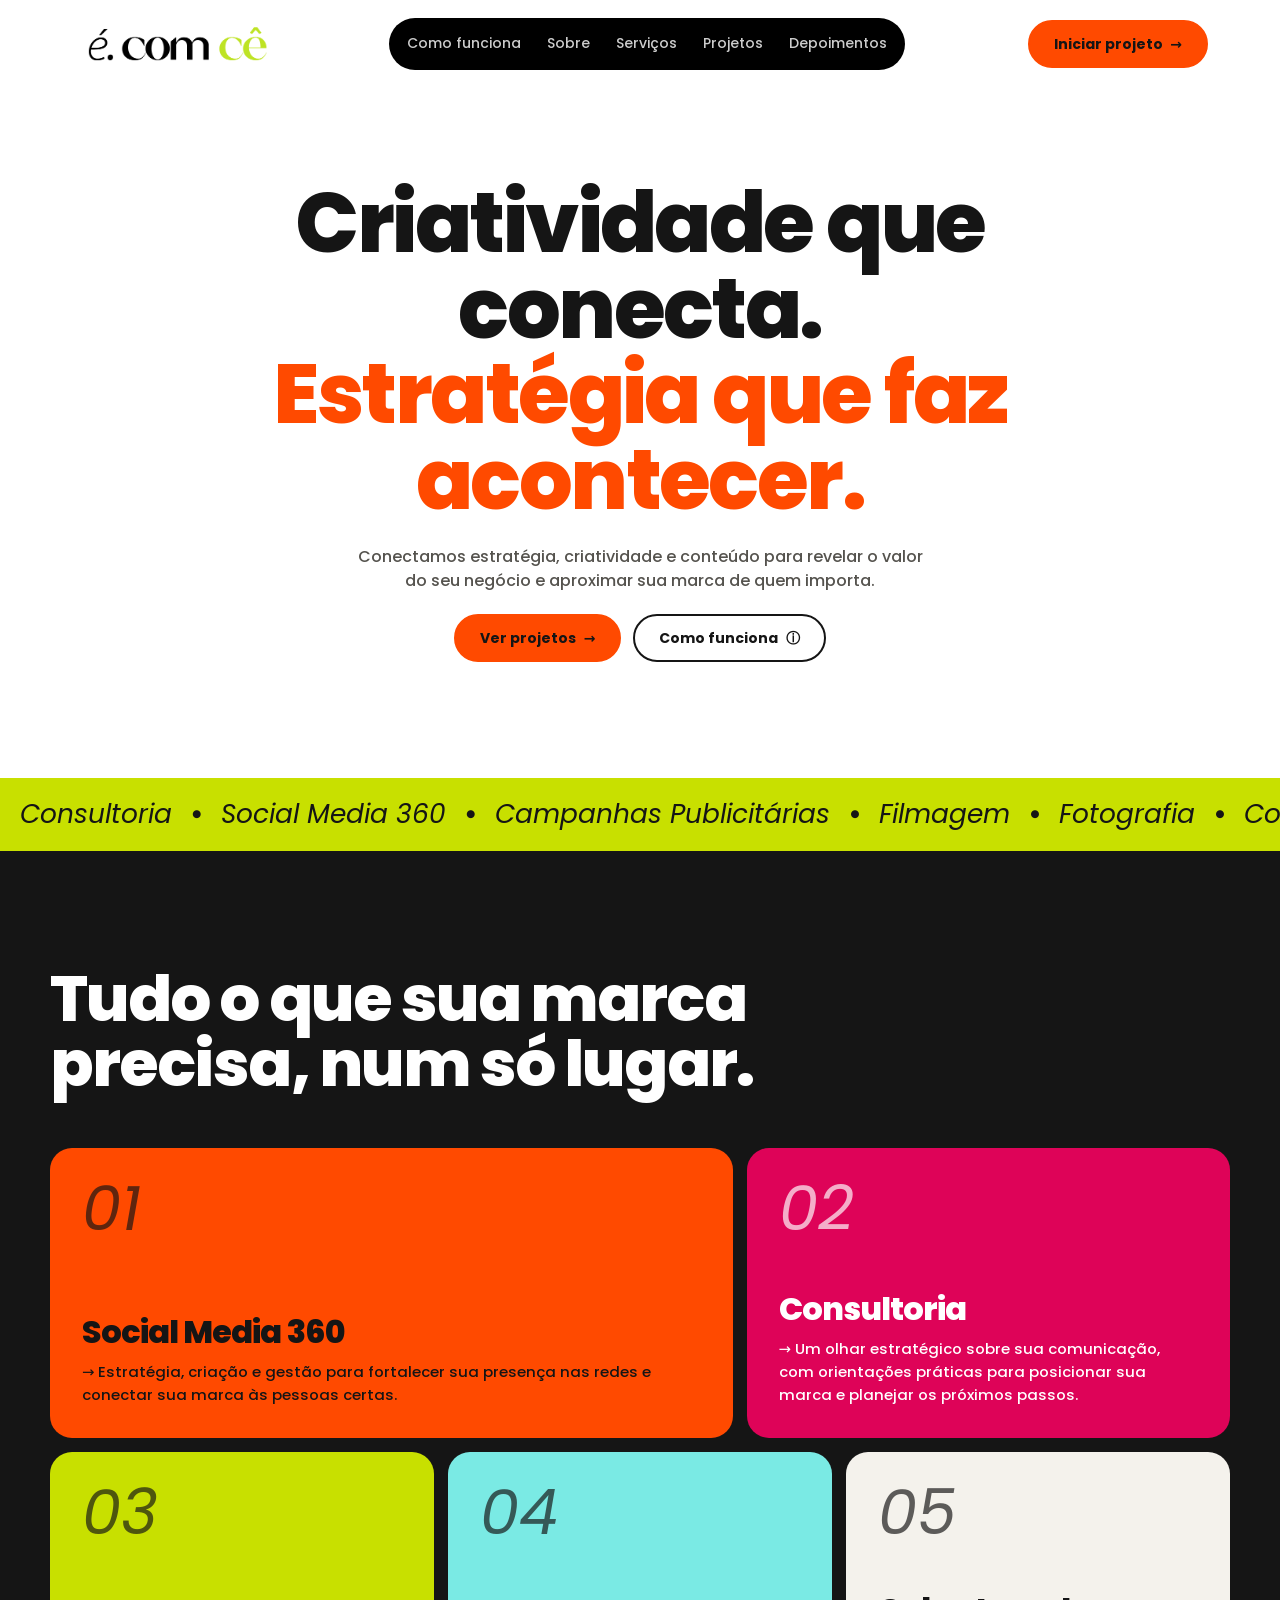
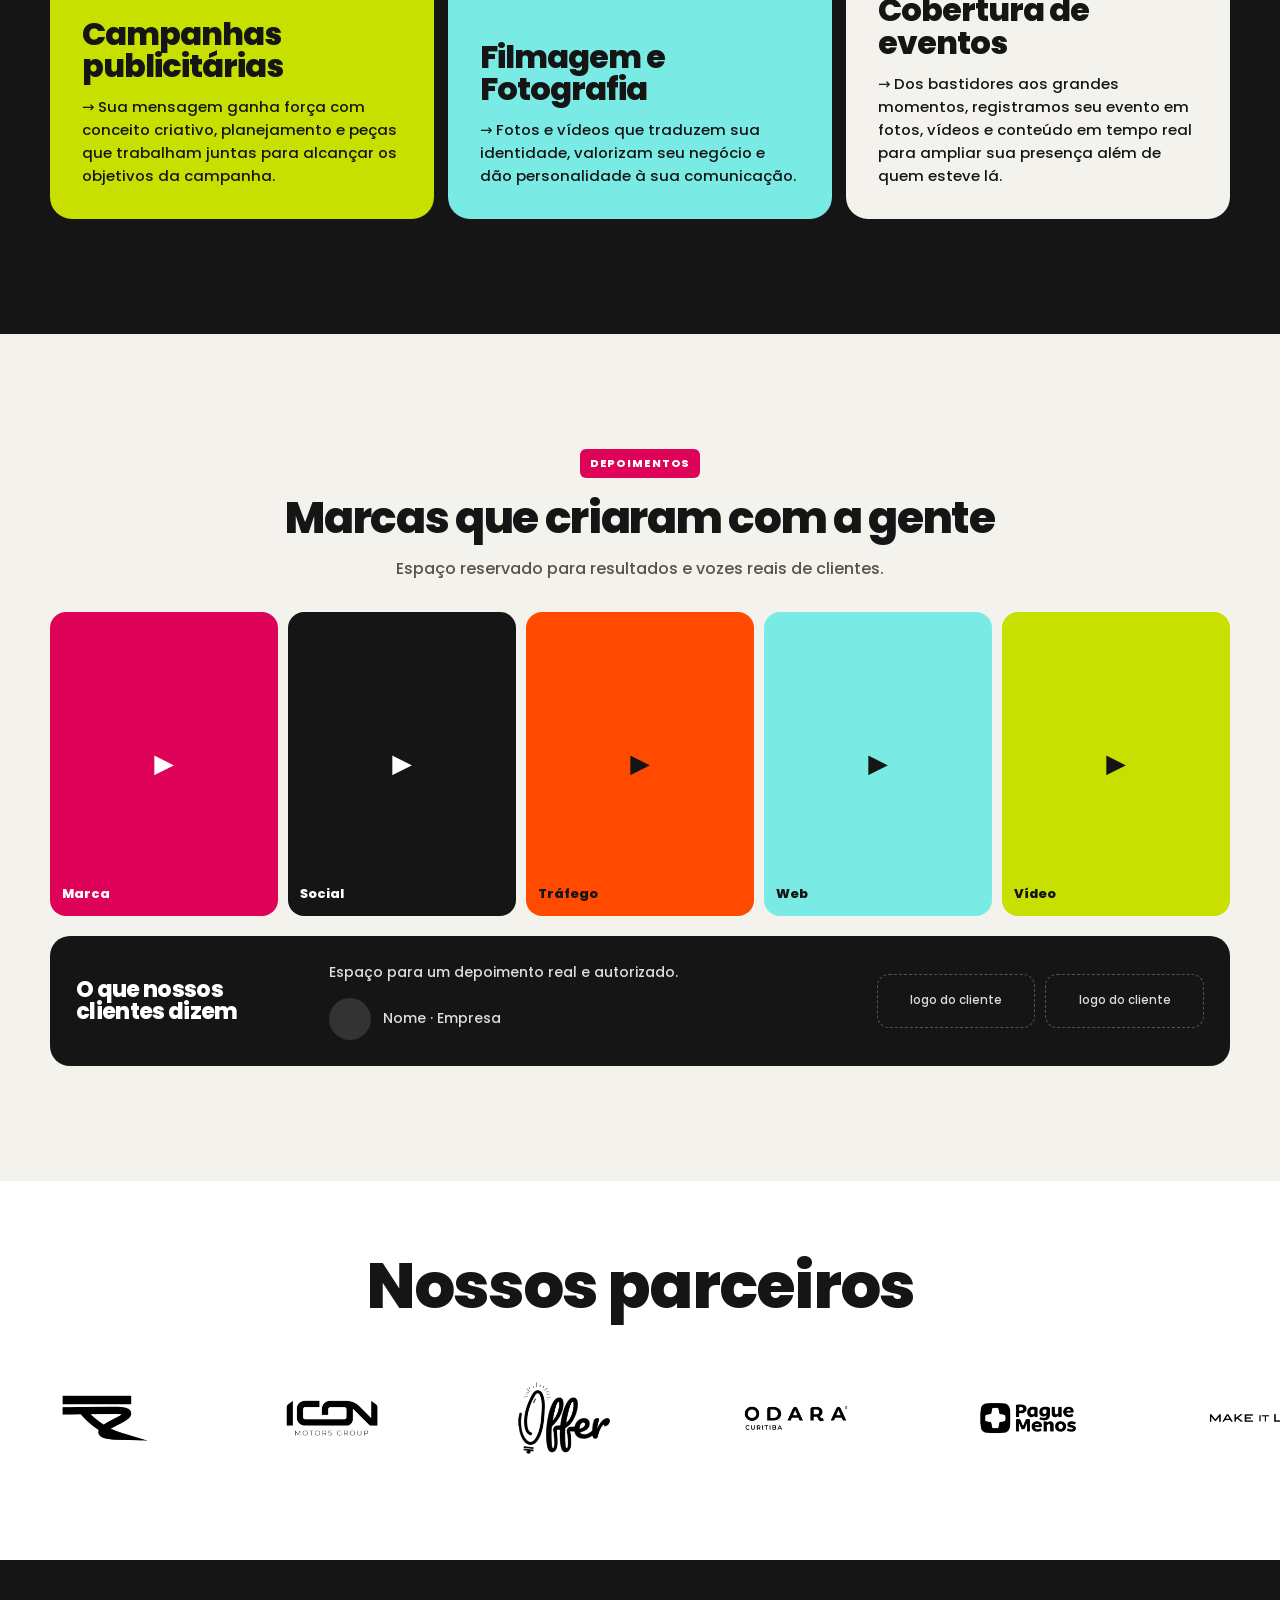
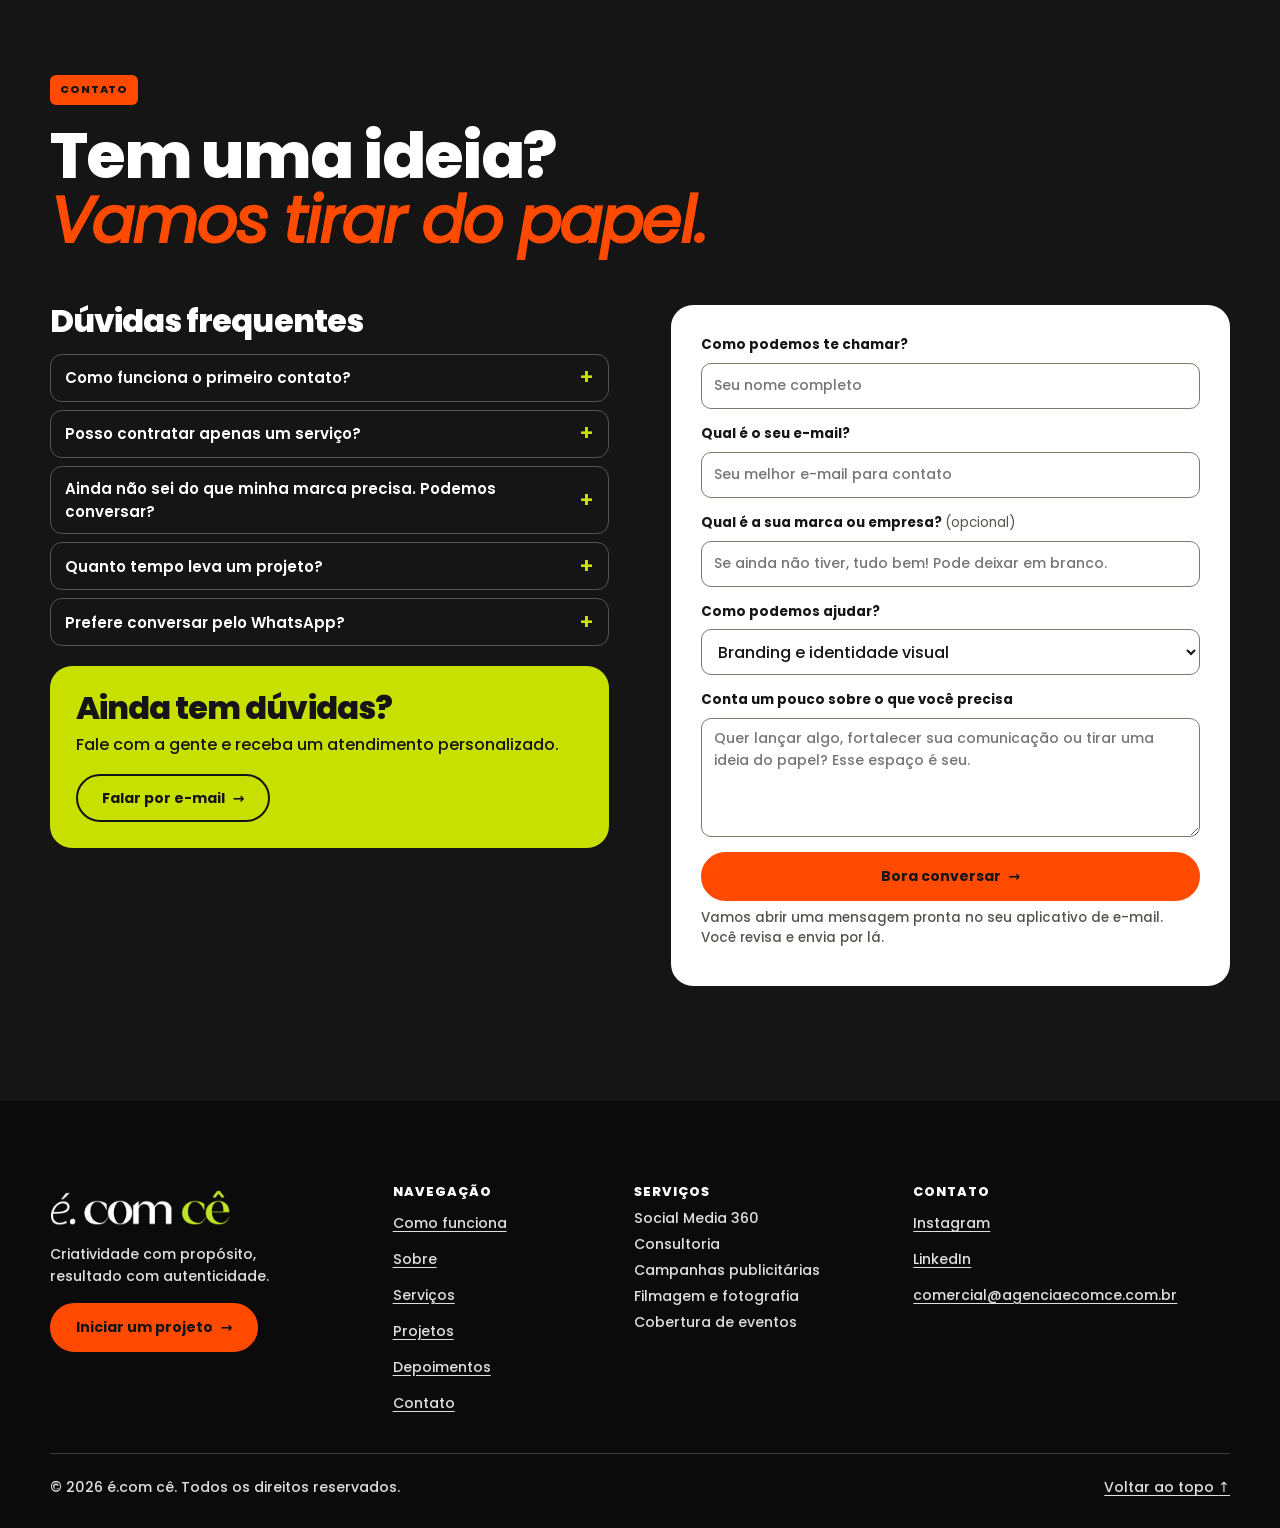
<file: index.html>
<!doctype html>
<html lang="pt-BR">
<head>
  <meta charset="utf-8">
  <meta name="viewport" content="width=device-width, initial-scale=1, viewport-fit=cover">
  <title>Agência É Com Cê - criativa de branding, marketing e web</title>
  <meta name="description" content="Agência criativa que conecta estratégia, design, comunicação e marketing digital para marcas que têm algo a dizer.">
  <meta property="og:title" content="é.com cê — Sua marca tem algo a dizer">
  <meta property="og:type" content="website">
  <meta property="og:description" content="Branding, social media, tráfego pago, web, design e audiovisual com estratégia antes da execução.">
  <link rel="icon" href="img/favicon.png" type="image/png">
  <link rel="stylesheet" href="css/style.css">
  <script src="js/script.js" defer></script>
</head>
<body>
  <a class="skip-link" href="#conteudo">Pular para o conteúdo</a>

  <header class="site-header">
    <div class="header-bar">
      <a class="brand" href="#inicio" aria-label="é.com cê — início">
        <span class="brand-mark" aria-hidden="true">
          <img class="brand-ink" src="img/logo-escura.png" alt="" width="1232" height="1231">
          <img class="brand-white" src="img/logo-clara.png" alt="" width="1232" height="1232">
        </span>
      </a>
      <button class="menu-toggle" type="button" aria-expanded="false" aria-controls="menu" hidden>
        <span class="menu-toggle-icon" aria-hidden="true"></span>
        <span class="sr-only">Abrir menu</span>
      </button>
      <nav class="site-nav" id="menu" aria-label="Principal">
        <a href="#como">Como funciona</a>
        <a href="./sobre/">Sobre</a>
        <a href="#servicos">Serviços</a>
        <a href="./projeto/">Projetos</a>
        <a href="#depoimentos">Depoimentos</a>
        <a class="button button-primary nav-contact-mobile" href="#contato">Iniciar projeto <span aria-hidden="true">→</span></a>
      </nav>
      <a class="button button-primary nav-contact-desktop" href="#contato">Iniciar projeto <span aria-hidden="true">→</span></a>
    </div>
  </header>

  <main id="conteudo" tabindex="-1">
    <section class="hero" id="inicio">
      <div class="container hero-content">
        <h1 class="hero-enter">Criatividade que conecta.<br><span>Estratégia que faz acontecer.</span></h1>
        <p class="section-copy hero-enter">Conectamos estratégia, criatividade e conteúdo para revelar o valor do seu negócio e aproximar sua marca de quem importa.</p>
        <div class="actions hero-enter">
          <a class="button button-primary" href="./projeto/">Ver projetos <span aria-hidden="true">→</span></a>
          <a class="button" href="#como">Como funciona <span aria-hidden="true">ⓘ</span></a>
        </div>
      </div>
    </section>

<div class="service-strip" aria-hidden="true">
      <div class="service-strip-track">
        <div class="service-strip-group">
          <span>Consultoria</span><span>Social Media 360</span><span>Campanhas Publicitárias</span>
          <span>Filmagem</span><span>Fotografia</span><span>Cobertura de Eventos</span>
        </div>
        <div class="service-strip-group service-strip-repeat">
          <span>Consultoria</span><span>Social Media 360</span><span>Campanhas Publicitárias</span>
          <span>Filmagem</span><span>Fotografia</span><span>Cobertura de Eventos</span>
        </div>
      </div>
    </div>

    <section class="section section-dark" id="servicos" data-theme="dark">
      <div class="container">
        <div class="section-intro" data-reveal>
          <h2>Tudo o que sua marca precisa, num só lugar.</h2>
        </div>
        <div class="service-grid">
          <article class="service-card" data-reveal>
            <span class="service-number" aria-hidden="true">01</span>
            <div><h3>Social Media 360</h3><p>Estratégia, criação e gestão para fortalecer sua presença nas redes e conectar sua marca às pessoas certas.</p></div>
          </article>
          <article class="service-card" data-reveal="2">
            <span class="service-number" aria-hidden="true">02</span>
            <div><h3>Consultoria</h3><p>Um olhar estratégico sobre sua comunicação, com orientações práticas para posicionar sua marca e planejar os próximos passos.</p></div>
          </article>
          <article class="service-card" data-reveal>
            <span class="service-number" aria-hidden="true">03</span>
            <div><h3>Campanhas publicitárias</h3><p>Sua mensagem ganha força com conceito criativo, planejamento e peças que trabalham juntas para alcançar os objetivos da campanha.</p></div>
          </article>
          <article class="service-card" data-reveal="2">
            <span class="service-number" aria-hidden="true">04</span>
            <div><h3>Filmagem e Fotografia</h3><p>Fotos e vídeos que traduzem sua identidade, valorizam seu negócio e dão personalidade à sua comunicação.</p></div>
          </article>
          <article class="service-card" data-reveal="3">
            <span class="service-number" aria-hidden="true">05</span>
            <div><h3>Cobertura de eventos</h3><p>Dos bastidores aos grandes momentos, registramos seu evento em fotos, vídeos e conteúdo em tempo real para ampliar sua presença além de quem esteve lá.</p></div>
          </article>
        </div>
      </div>
    </section>

    <section class="section section-paper testimonials" id="depoimentos">
      <div class="container">
        <div data-reveal>
          <p class="tag">Depoimentos</p>
          <h2>Marcas que criaram com a gente</h2>
          <p class="section-copy">Espaço reservado para resultados e vozes reais de clientes.</p>
        </div>
        <div class="testimonial-categories" id="projetos" data-reveal>
          <div>Marca</div><div>Social</div><div>Tráfego</div><div>Web</div><div>Vídeo</div>
        </div>
        <div class="testimonial-panel" data-reveal>
          <h3>O que nossos clientes dizem</h3>
          <div>
            <p>Espaço para um depoimento real e autorizado.</p>
            <p class="testimonial-author"><span aria-hidden="true"></span>Nome · Empresa</p>
          </div>
          <div class="testimonial-logos"><span>logo do cliente</span><span>logo do cliente</span></div>
        </div>
      </div>
    </section>

    <!-- Seção de pacotes reservada para reativação futura.
    <section class="section paths" id="caminhos">
      <div class="container">
        <div class="section-intro" data-reveal>
          <p class="tag tag-orange">Caminhos</p>
          <h2>Por onde começar</h2>
          <p class="section-copy">Três combinações para orientar a conversa. O escopo final é definido junto com você.</p>
        </div>
        <div class="path-grid">
          <article class="path-card" data-reveal>
            <h3>Marca</h3>
            <p>Para quem quer se posicionar.</p>
            <ul><li>Branding e identidade</li><li>Design gráfico</li><li>Direção de arte</li></ul>
            <a class="button" href="#contato">Conversar <span aria-hidden="true">→</span></a>
          </article>
          <article class="path-card path-featured" data-reveal="2">
            <span class="badge">Combinação sugerida</span>
            <h3>Conteúdo e campanhas</h3>
            <p>Para quem quer comunicar e gerar oportunidades.</p>
            <ul><li>Social media</li><li>Tráfego pago e criativos</li><li>Audiovisual</li></ul>
            <a class="button" href="#contato">Conversar <span aria-hidden="true">→</span></a>
          </article>
          <article class="path-card path-dark" data-reveal="3">
            <h3>Presença digital</h3>
            <p>Para quem precisa de um lugar na web.</p>
            <ul><li>Sites e landing pages</li><li>Páginas de campanha</li><li>Experiências responsivas</li></ul>
            <a class="button" href="#contato">Falar com o time <span aria-hidden="true">→</span></a>
          </article>
        </div>
      </div>
    </section>
    -->

    <section class="partner-section" aria-labelledby="home-partners-title">
      <div class="container"><h2 id="home-partners-title">Nossos parceiros</h2></div>
      <div class="partner-marquee" tabindex="0" role="group" aria-label="Marcas parceiras">
        <div class="partner-track">
          <ul class="partner-group">
            <li><img src="img/parceiros/1.png" alt="Marca parceira 1" loading="lazy" decoding="async"></li>
            <li><img src="img/parceiros/2.png" alt="Icon Motors Group" loading="lazy" decoding="async"></li>
            <li><img src="img/parceiros/3.png" alt="Offer" loading="lazy" decoding="async"></li>
            <li><img src="img/parceiros/4.png" alt="Odara Curitiba" loading="lazy" decoding="async"></li>
            <li><img src="img/parceiros/5.png" alt="Parque Menos" loading="lazy" decoding="async"></li>
            <li><img src="img/parceiros/6.png" alt="Make It Last" loading="lazy" decoding="async"></li>
            <li><img src="img/parceiros/7.png" alt="Revista Têxtil" loading="lazy" decoding="async"></li>
            <li><img src="img/parceiros/8.png" alt="Onfly" loading="lazy" decoding="async"></li>
            <li><img src="img/parceiros/9.png" alt="PropTalks" loading="lazy" decoding="async"></li>
            <li><img src="img/parceiros/10.png" alt="Marca parceira 10" loading="lazy" decoding="async"></li>
            <li><img src="img/parceiros/11.png" alt="Temperinhos Vovó Noêmia" loading="lazy" decoding="async"></li>
            <li><img src="img/parceiros/12.png" alt="Conacê" loading="lazy" decoding="async"></li>
            <li><img src="img/parceiros/13.png" alt="Stay" loading="lazy" decoding="async"></li>
            <li><img src="img/parceiros/14.png" alt="Martorelli Advogados" loading="lazy" decoding="async"></li>
            <li><img src="img/parceiros/15.png" alt="Sacred Rebel" loading="lazy" decoding="async"></li>
            <li><img src="img/parceiros/16.png" alt="Larissa Herculano" loading="lazy" decoding="async"></li>
            <li><img src="img/parceiros/17.png" alt="Larissa Feitosa" loading="lazy" decoding="async"></li>
            <li><img src="img/parceiros/18.png" alt="Gabriela Cassemiro" loading="lazy" decoding="async"></li>
            <li><img src="img/parceiros/19.png" alt="Lombroso" loading="lazy" decoding="async"></li>
            <li><img src="img/parceiros/20.png" alt="Rego Carvalho Gomes" loading="lazy" decoding="async"></li>
            <li><img src="img/parceiros/behi_horizontal_ponto_final_tinta.png" alt="behi. digital" loading="lazy" decoding="async"></li>
          </ul>
          <ul class="partner-group partner-repeat" aria-hidden="true">
            <li><img src="img/parceiros/1.png" alt="" loading="lazy" decoding="async"></li>
            <li><img src="img/parceiros/2.png" alt="" loading="lazy" decoding="async"></li>
            <li><img src="img/parceiros/3.png" alt="" loading="lazy" decoding="async"></li>
            <li><img src="img/parceiros/4.png" alt="" loading="lazy" decoding="async"></li>
            <li><img src="img/parceiros/5.png" alt="" loading="lazy" decoding="async"></li>
            <li><img src="img/parceiros/6.png" alt="" loading="lazy" decoding="async"></li>
            <li><img src="img/parceiros/7.png" alt="" loading="lazy" decoding="async"></li>
            <li><img src="img/parceiros/8.png" alt="" loading="lazy" decoding="async"></li>
            <li><img src="img/parceiros/9.png" alt="" loading="lazy" decoding="async"></li>
            <li><img src="img/parceiros/10.png" alt="" loading="lazy" decoding="async"></li>
            <li><img src="img/parceiros/11.png" alt="" loading="lazy" decoding="async"></li>
            <li><img src="img/parceiros/12.png" alt="" loading="lazy" decoding="async"></li>
            <li><img src="img/parceiros/13.png" alt="" loading="lazy" decoding="async"></li>
            <li><img src="img/parceiros/14.png" alt="" loading="lazy" decoding="async"></li>
            <li><img src="img/parceiros/15.png" alt="" loading="lazy" decoding="async"></li>
            <li><img src="img/parceiros/16.png" alt="" loading="lazy" decoding="async"></li>
            <li><img src="img/parceiros/17.png" alt="" loading="lazy" decoding="async"></li>
            <li><img src="img/parceiros/18.png" alt="" loading="lazy" decoding="async"></li>
            <li><img src="img/parceiros/19.png" alt="" loading="lazy" decoding="async"></li>
            <li><img src="img/parceiros/20.png" alt="" loading="lazy" decoding="async"></li>
            <li><img src="img/parceiros/behi_horizontal_ponto_final_tinta.png" alt="" loading="lazy" decoding="async"></li>
          </ul>
        </div>
      </div>
    </section>

    <section class="section section-dark" id="contato" data-theme="dark">
      <div class="container">
        <div class="section-intro" data-reveal>
          <p class="tag tag-orange">Contato</p>
          <h2>Tem uma ideia? <em>Vamos tirar do papel.</em></h2>
        </div>
        <div class="contact-layout">
          <div data-reveal>
            <h3 id="como">Dúvidas frequentes</h3>
            <div class="faq">
              <details>
                <summary>Como funciona o primeiro contato?</summary>
                <p>Você conta o que está buscando e a gente conversa para entender seu negócio, seus objetivos e como podemos ajudar. Depois, preparamos uma proposta para o seu projeto.</p>
              </details>
              <details>
                <summary>Posso contratar apenas um serviço?</summary>
                <p>Claro! Você pode contratar uma entrega pontual ou combinar serviços em uma parceria contínua. Tudo depende do que faz sentido para o seu momento.</p>
              </details>
              <details>
                <summary>Ainda não sei do que minha marca precisa. Podemos conversar?</summary>
                <p>Pode chegar! Você não precisa ter um briefing pronto. Conte o que quer melhorar ou alcançar, e a gente ajuda a encontrar um caminho.</p>
              </details>
              <details>
                <summary>Quanto tempo leva um projeto?</summary>
                <p>Depende do escopo e das entregas. Os prazos e as etapas de aprovação são combinados antes de começarmos, para você saber o que esperar.</p>
              </details>
              <details>
                <summary>Prefere conversar pelo WhatsApp?</summary>
                <p>A gente também está por lá. Vem contar um pouco sobre a sua marca!</p>
              </details>
            </div>
            <div class="contact-note">
              <h3>Ainda tem dúvidas?</h3>
              <p>Fale com a gente e receba um atendimento personalizado.</p>
              <a class="button" data-contact-email href="mailto:comercial@agenciaecomce.com.br">Falar por e-mail <span aria-hidden="true">→</span></a>
              <a class="button" id="whatsapp-link" hidden target="_blank" rel="noopener">Falar no WhatsApp <span aria-hidden="true">→</span></a>
            </div>
          </div>

          <form class="contact-form" id="contact-form" data-reveal="2" hidden>
            <label for="contact-name">Como podemos te chamar?</label>
            <input id="contact-name" name="nome" required autocomplete="name" placeholder="Seu nome completo">
            <label for="contact-email">Qual é o seu e-mail?</label>
            <input id="contact-email" name="email" type="email" required autocomplete="email" placeholder="Seu melhor e-mail para contato">
            <label for="contact-company">Qual é a sua marca ou empresa? <span>(opcional)</span></label>
            <input id="contact-company" name="empresa" autocomplete="organization" placeholder="Se ainda não tiver, tudo bem! Pode deixar em branco.">
            <label for="contact-service">Como podemos ajudar?</label>
            <select id="contact-service" name="servico">
              <option>Branding e identidade visual</option>
              <option>Social media</option>
              <option>Marketing digital e tráfego pago</option>
              <option>Web design e desenvolvimento</option>
              <option>Design gráfico</option>
              <option>Produção audiovisual</option>
              <option>Ainda não sei</option>
            </select>
            <label for="contact-message">Conta um pouco sobre o que você precisa</label>
            <textarea id="contact-message" name="msg" rows="4" required placeholder="Quer lançar algo, fortalecer sua comunicação ou tirar uma ideia do papel? Esse espaço é seu."></textarea>
            <button class="button button-primary" type="submit">Bora conversar <span aria-hidden="true">→</span></button>
            <p class="form-note" id="form-note">Vamos abrir uma mensagem pronta no seu aplicativo de e-mail. Você revisa e envia por lá.</p>
            <p class="form-status" role="status"></p>
          </form>
        </div>
      </div>
    </section>
  </main>

  <footer class="site-footer" data-theme="dark">
    <div class="container">
      <div class="footer-grid">
        <div class="footer-brand">
          <a class="brand" href="#inicio" aria-label="é.com cê — início">
            <span class="brand-mark"><img class="brand-white" src="img/logo-clara.png" alt="" width="1232" height="1232"></span>
          </a>
          <p>Criatividade com propósito, resultado com autenticidade.</p>
          <a class="button button-primary" href="#contato">Iniciar um projeto <span aria-hidden="true">→</span></a>
        </div>
        <nav class="footer-column" aria-label="Seções">
          <h2>Navegação</h2>
          <a href="#como">Como funciona</a><a href="./sobre/">Sobre</a><a href="#servicos">Serviços</a>
          <a href="./projeto/">Projetos</a><a href="#depoimentos">Depoimentos</a><a href="#contato">Contato</a>
        </nav>
        <div class="footer-column">
          <h2>Serviços</h2>
          <span>Social Media 360</span><span>Consultoria</span><span>Campanhas publicitárias</span>
          <span>Filmagem e fotografia</span><span>Cobertura de eventos</span>
        </div>
        <div class="footer-column">
          <h2>Contato</h2>
          <a href="https://www.instagram.com/e.com.ce/">Instagram</a>
          <a href="https://www.linkedin.com/company/ag%C3%AAncia-%C3%A9-com-c%C3%AA/">LinkedIn</a>
          <a data-contact-email href="mailto:comercial@agenciaecomce.com.br">comercial@agenciaecomce.com.br</a>
        </div>
      </div>
      <div class="footer-bottom">
        <span>© <span id="current-year">2026</span> é.com cê. Todos os direitos reservados.</span>
        <a href="#inicio">Voltar ao topo <span aria-hidden="true">↑</span></a>
      </div>
    </div>
  </footer>
</body>
</html>
</file>
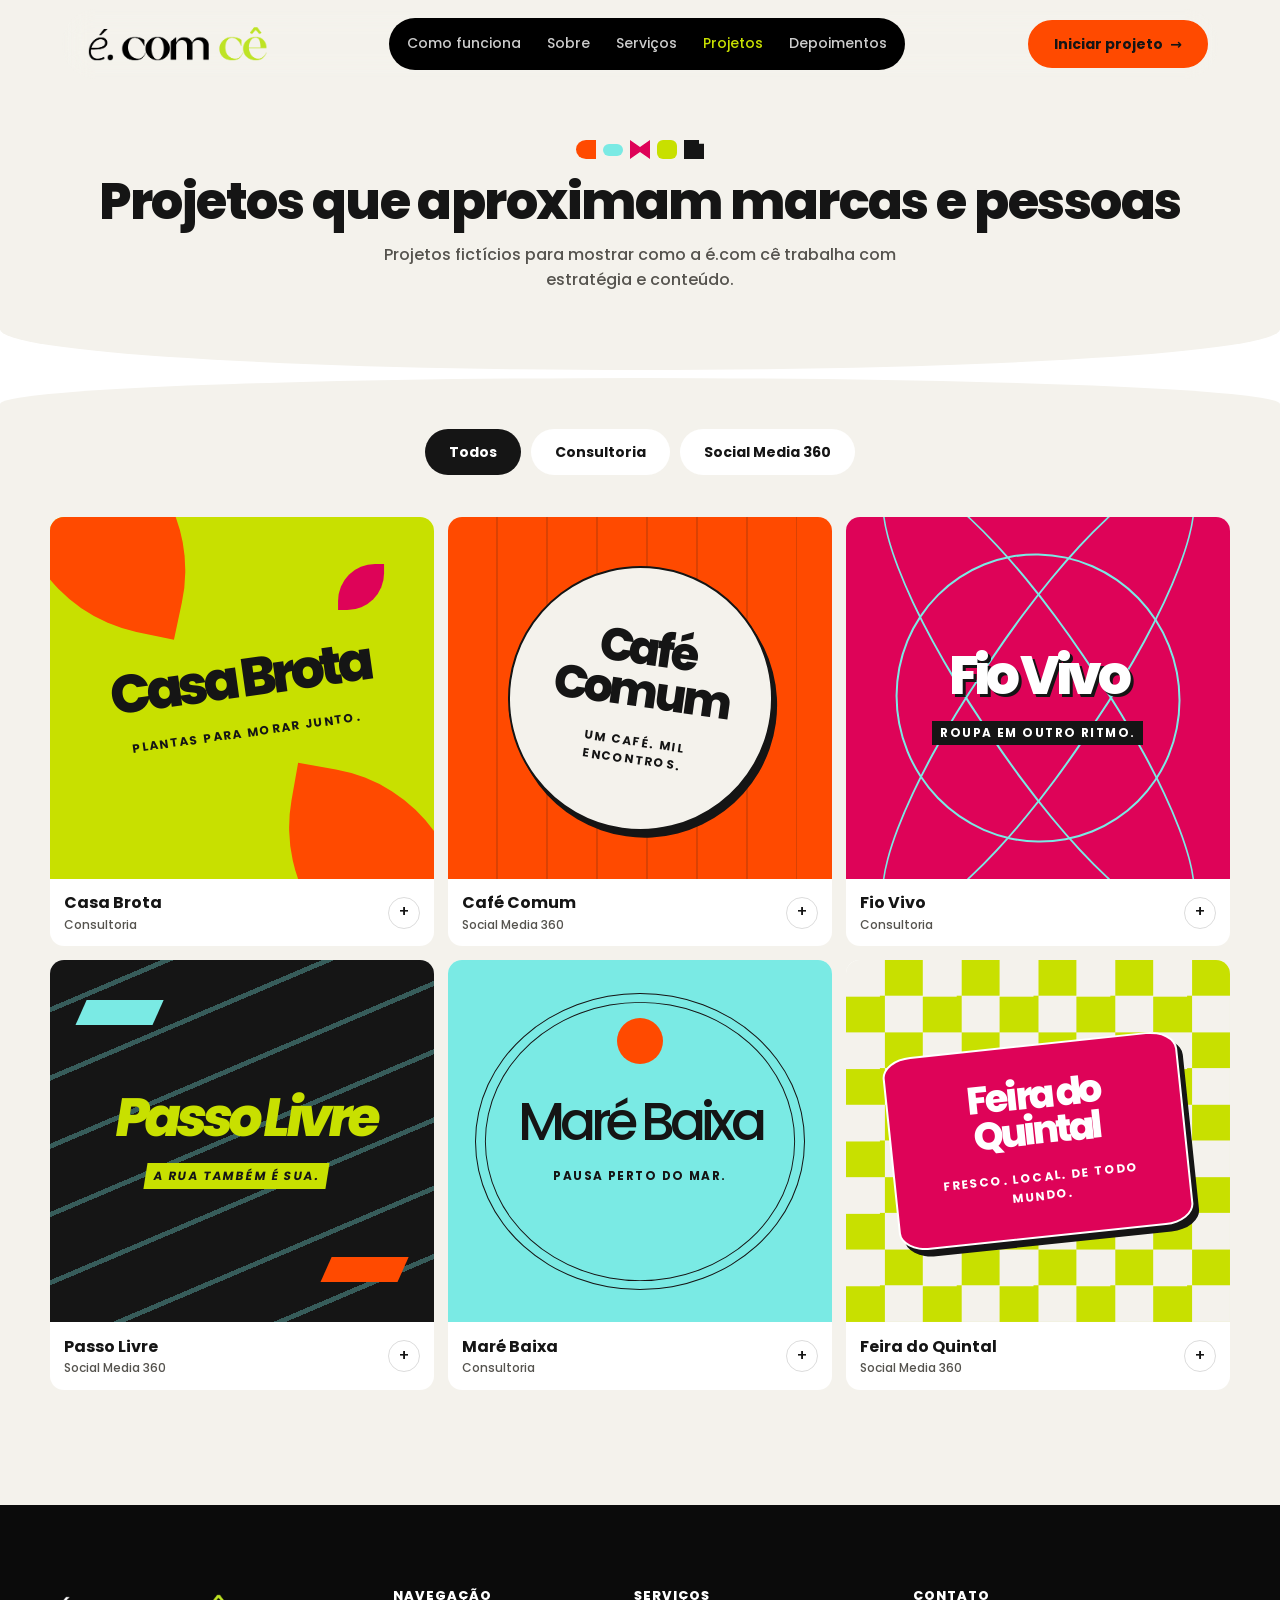
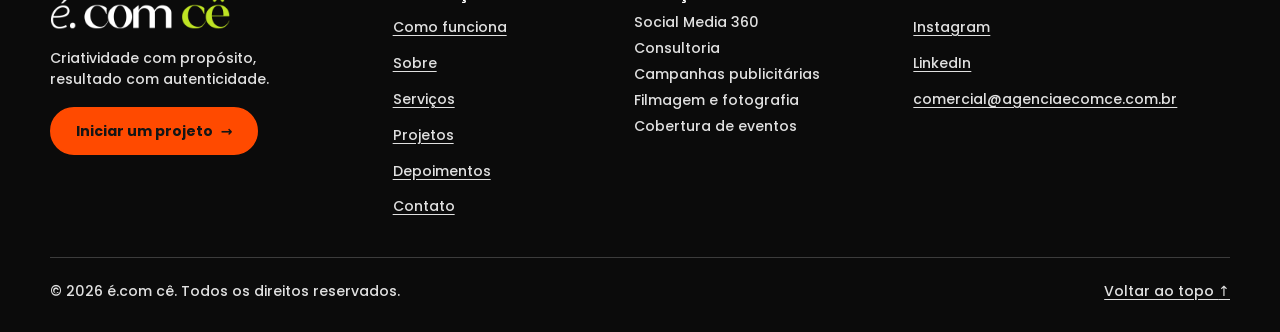
<file: projeto/index.html>
<!doctype html>
<html lang="pt-BR">
<head>
  <meta charset="utf-8">
  <meta name="viewport" content="width=device-width, initial-scale=1, viewport-fit=cover">
  <title>Projetos | é.com cê</title>
  <meta name="description" content="Explore projetos fictícios de Consultoria e Social Media 360 criados para ilustrar o trabalho da é.com cê.">
  <link rel="icon" href="../img/favicon.png" type="image/png">
  <link rel="stylesheet" href="../css/style.css">
  <link rel="stylesheet" href="../css/pages.css">
  <script src="../js/script.js" defer></script>
</head>
<body>
  <a class="skip-link" href="#conteudo">Pular para o conteúdo</a>

  <header class="site-header">
    <div class="header-bar">
      <a class="brand" href="../#inicio" aria-label="é.com cê — início">
        <span class="brand-mark" aria-hidden="true">
          <img class="brand-ink" src="../img/logo-escura.png" alt="" width="1232" height="1231">
          <img class="brand-white" src="../img/logo-clara.png" alt="" width="1232" height="1232">
        </span>
      </a>
      <button class="menu-toggle" type="button" aria-expanded="false" aria-controls="menu" hidden>
        <span class="menu-toggle-icon" aria-hidden="true"></span>
        <span class="sr-only">Abrir menu</span>
      </button>
      <nav class="site-nav" id="menu" aria-label="Principal">
        <a href="../#como">Como funciona</a>
        <a href="../sobre/">Sobre</a>
        <a href="../#servicos">Serviços</a>
        <a href="./" aria-current="page">Projetos</a>
        <a href="../#depoimentos">Depoimentos</a>
        <a class="button button-primary nav-contact-mobile" href="../#contato">Iniciar projeto <span aria-hidden="true">→</span></a>
      </nav>
      <a class="button button-primary nav-contact-desktop" href="../#contato">Iniciar projeto <span aria-hidden="true">→</span></a>
    </div>
  </header>

  <main id="conteudo" tabindex="-1">
    <section class="inner-hero portfolio-hero" id="inicio" aria-labelledby="project-title">
      <div class="container">
        <div class="brand-shapes hero-enter" aria-hidden="true"><span></span><span></span><span></span><span></span><span></span></div>
        <h1 class="hero-enter" id="project-title">Projetos que aproximam marcas e pessoas</h1>
        <p class="section-copy hero-enter">Projetos fictícios para mostrar como a é.com cê trabalha com estratégia e conteúdo.</p>
      </div>
    </section>

    <section class="portfolio-gallery" aria-label="Galeria de projetos">
      <div class="container">
        <div class="project-filters" role="group" aria-label="Filtrar projetos" hidden>
          <button type="button" class="button" data-filter="todos" aria-pressed="true">Todos</button>
          <button type="button" class="button" data-filter="consultoria" aria-pressed="false">Consultoria</button>
          <button type="button" class="button" data-filter="social" aria-pressed="false">Social Media 360</button>
        </div>
        <p class="sr-only" role="status" id="project-filter-status"></p>
        <div class="portfolio-grid">
          <details class="project-card" data-project-category="consultoria">
            <summary>
              <div class="project-art art-brota" aria-hidden="true">
                <div class="art-decor"><i></i><i></i><i></i></div>
                <div class="art-lockup"><span>Casa Brota</span><small>Plantas para morar junto.</small></div>
              </div>
              <div class="project-caption">
                <span><strong>Casa Brota</strong><small>Consultoria</small></span>
                <span class="project-more" aria-hidden="true"></span>
              </div>
            </summary>
            <p class="project-description">Uma floricultura de bairro quer mostrar como escolher e cuidar de plantas para espaços pequenos. O projeto organiza o posicionamento, os temas de comunicação e as orientações para o primeiro mês.</p>
          </details>
          <details class="project-card" data-project-category="social">
            <summary>
              <div class="project-art art-comum" aria-hidden="true">
                <div class="art-decor"><i></i><i></i><i></i></div>
                <div class="art-lockup"><span>Café Comum</span><small>Um café. Mil encontros.</small></div>
              </div>
              <div class="project-caption">
                <span><strong>Café Comum</strong><small>Social Media 360</small></span>
                <span class="project-more" aria-hidden="true"></span>
              </div>
            </summary>
            <p class="project-description">Uma série de posts e vídeos apresenta quem faz o café, o que sai do forno e como o bairro ocupa o salão. O calendário conecta cada formato a um momento da semana.</p>
          </details>
          <details class="project-card" data-project-category="consultoria">
            <summary>
              <div class="project-art art-fio" aria-hidden="true">
                <div class="art-decor"><i></i><i></i><i></i></div>
                <div class="art-lockup"><span>Fio Vivo</span><small>Roupa em outro ritmo.</small></div>
              </div>
              <div class="project-caption">
                <span><strong>Fio Vivo</strong><small>Consultoria</small></span>
                <span class="project-more" aria-hidden="true"></span>
              </div>
            </summary>
            <p class="project-description">Uma marca de roupas feitas em pequenas tiragens precisa explicar seu modelo de produção. O projeto propõe uma mensagem central, pautas sobre o processo e um roteiro para o lançamento.</p>
          </details>
          <details class="project-card" data-project-category="social">
            <summary>
              <div class="project-art art-passo" aria-hidden="true">
                <div class="art-decor"><i></i><i></i><i></i></div>
                <div class="art-lockup"><span>Passo Livre</span><small>A rua também é sua.</small></div>
              </div>
              <div class="project-caption">
                <span><strong>Passo Livre</strong><small>Social Media 360</small></span>
                <span class="project-more" aria-hidden="true"></span>
              </div>
            </summary>
            <p class="project-description">Uma comunidade de corrida quer acolher quem está começando. A campanha propõe percursos fáceis, vídeos curtos com dicas e chamadas para os encontros do fim de semana.</p>
          </details>
          <details class="project-card" data-project-category="consultoria">
            <summary>
              <div class="project-art art-mare" aria-hidden="true">
                <div class="art-decor"><i></i><i></i><i></i></div>
                <div class="art-lockup"><span>Maré Baixa</span><small>Pausa perto do mar.</small></div>
              </div>
              <div class="project-caption">
                <span><strong>Maré Baixa</strong><small>Consultoria</small></span>
                <span class="project-more" aria-hidden="true"></span>
              </div>
            </summary>
            <p class="project-description">Uma pousada fictícia quer atrair visitantes na baixa temporada. O plano combina uma proposta de estadia mais tranquila com ideias de conteúdo sobre o entorno e a rotina local.</p>
          </details>
          <details class="project-card" data-project-category="social">
            <summary>
              <div class="project-art art-quintal" aria-hidden="true">
                <div class="art-decor"><i></i><i></i><i></i></div>
                <div class="art-lockup"><span>Feira do Quintal</span><small>Fresco. Local. De todo mundo.</small></div>
              </div>
              <div class="project-caption">
                <span><strong>Feira do Quintal</strong><small>Social Media 360</small></span>
                <span class="project-more" aria-hidden="true"></span>
              </div>
            </summary>
            <p class="project-description">Uma feira de produtores locais precisa divulgar sua próxima edição. A série apresenta expositores, produtos da estação e um guia prático para quem vai pela primeira vez.</p>
          </details>
        </div>
      </div>
    </section>

</main>

  <footer class="site-footer" data-theme="dark">
    <div class="container">
      <div class="footer-grid">
        <div class="footer-brand">
          <a class="brand" href="../#inicio" aria-label="é.com cê — início">
            <span class="brand-mark"><img class="brand-white" src="../img/logo-clara.png" alt="" width="1232" height="1232"></span>
          </a>
          <p>Criatividade com propósito, resultado com autenticidade.</p>
          <a class="button button-primary" href="../#contato">Iniciar um projeto <span aria-hidden="true">→</span></a>
        </div>
        <nav class="footer-column" aria-label="Seções">
          <h2>Navegação</h2>
          <a href="../#como">Como funciona</a><a href="../sobre/">Sobre</a><a href="../#servicos">Serviços</a>
          <a href="./" aria-current="page">Projetos</a><a href="../#depoimentos">Depoimentos</a><a href="../#contato">Contato</a>
        </nav>
        <div class="footer-column">
          <h2>Serviços</h2>
          <span>Social Media 360</span><span>Consultoria</span><span>Campanhas publicitárias</span>
          <span>Filmagem e fotografia</span><span>Cobertura de eventos</span>
        </div>
        <div class="footer-column">
          <h2>Contato</h2>
          <a href="https://www.instagram.com/e.com.ce/">Instagram</a>
          <a href="https://www.linkedin.com/company/ag%C3%AAncia-%C3%A9-com-c%C3%AA/">LinkedIn</a>
          <a data-contact-email href="mailto:comercial@agenciaecomce.com.br">comercial@agenciaecomce.com.br</a>
        </div>
      </div>
      <div class="footer-bottom">
        <span>© <span id="current-year">2026</span> é.com cê. Todos os direitos reservados.</span>
        <a href="#inicio">Voltar ao topo <span aria-hidden="true">↑</span></a>
      </div>
    </div>
  </footer>
</body>
</html>
</file>
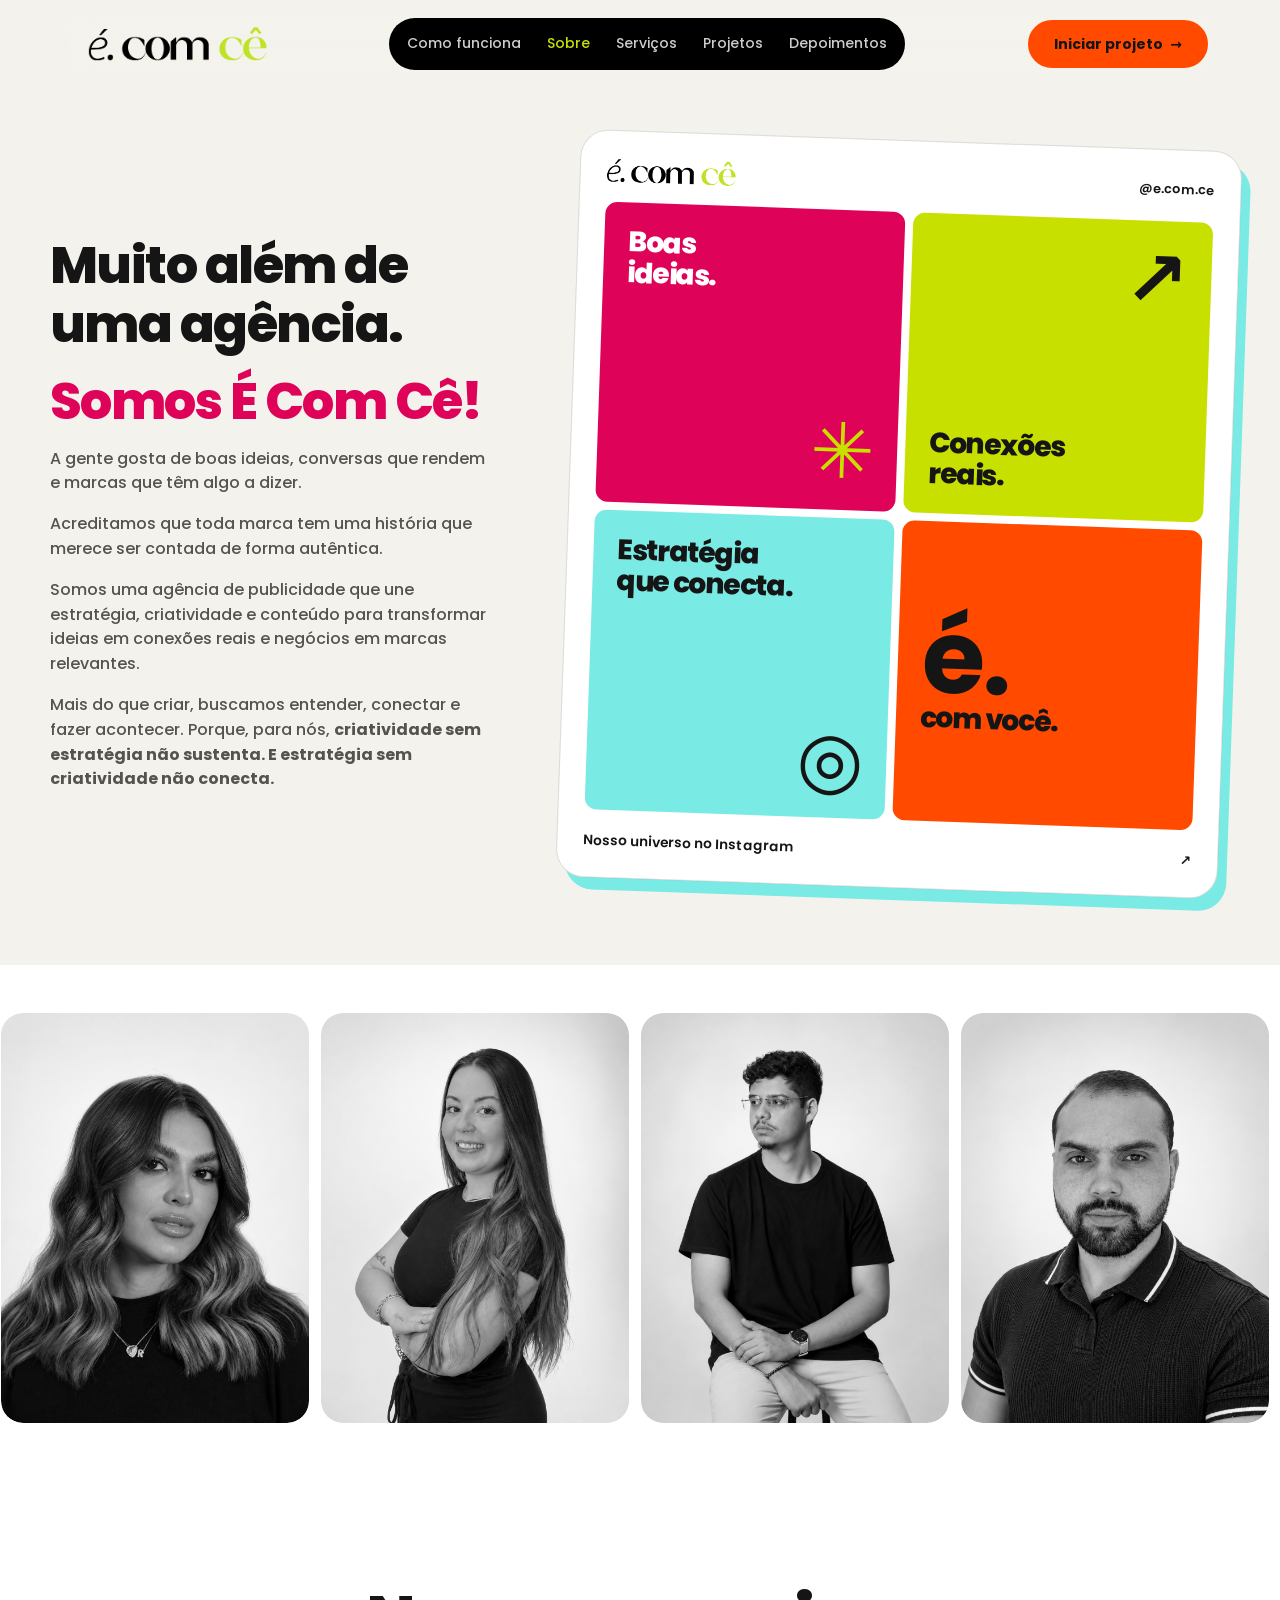
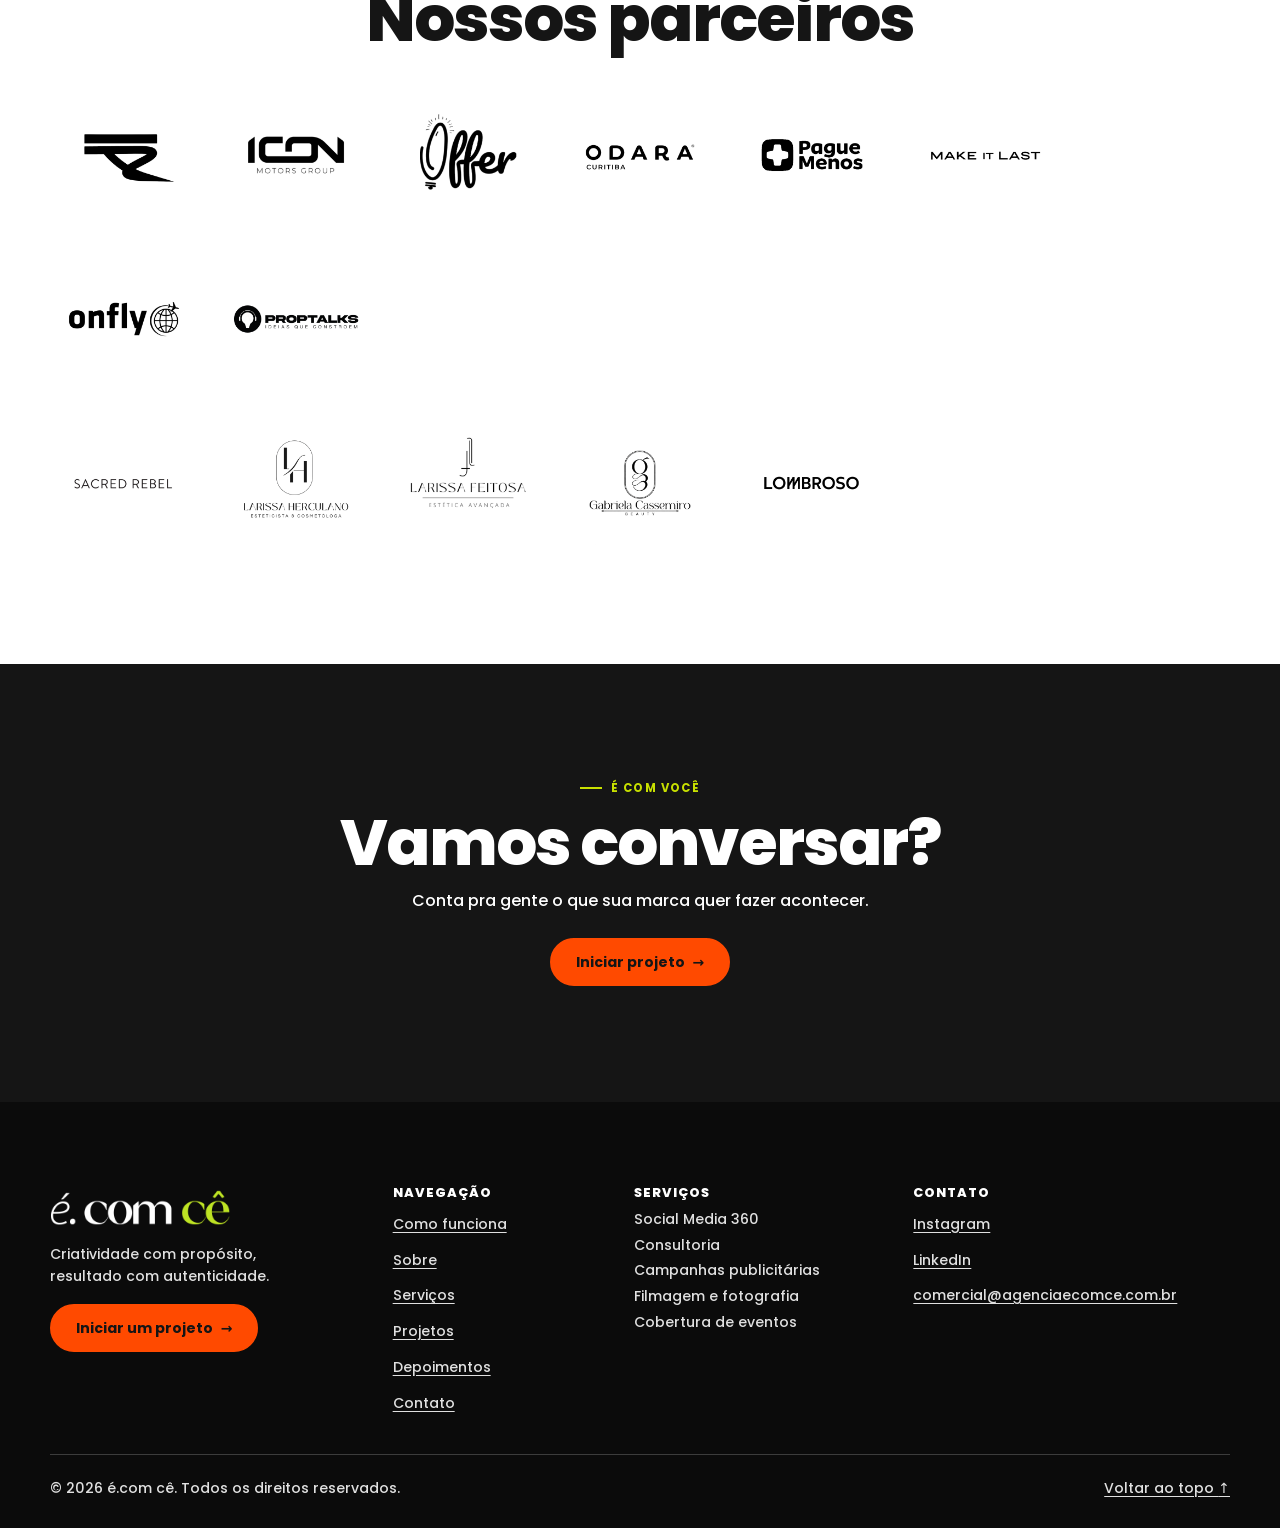
<file: sobre/index.html>
<!doctype html>
<html lang="pt-BR">
<head>
  <meta charset="utf-8">
  <meta name="viewport" content="width=device-width, initial-scale=1, viewport-fit=cover">
  <title>Sobre | é.com cê</title>
  <meta name="description" content="Conheça a é.com cê e descubra como trabalhamos com Consultoria e Social Media 360.">
  <link rel="icon" href="../img/favicon.png" type="image/png">
  <link rel="stylesheet" href="../css/style.css">
  <link rel="stylesheet" href="../css/pages.css">
  <script src="../js/script.js" defer></script>
</head>
<body>
  <a class="skip-link" href="#conteudo">Pular para o conteúdo</a>

  <header class="site-header">
    <div class="header-bar">
      <a class="brand" href="../#inicio" aria-label="é.com cê — início">
        <span class="brand-mark" aria-hidden="true">
          <img class="brand-ink" src="../img/logo-escura.png" alt="" width="1232" height="1231">
          <img class="brand-white" src="../img/logo-clara.png" alt="" width="1232" height="1232">
        </span>
      </a>
      <button class="menu-toggle" type="button" aria-expanded="false" aria-controls="menu" hidden>
        <span class="menu-toggle-icon" aria-hidden="true"></span>
        <span class="sr-only">Abrir menu</span>
      </button>
      <nav class="site-nav" id="menu" aria-label="Principal">
        <a href="../#como">Como funciona</a>
        <a href="./" aria-current="page">Sobre</a>
        <a href="../#servicos">Serviços</a>
        <a href="../projeto/">Projetos</a>
        <a href="../#depoimentos">Depoimentos</a>
        <a class="button button-primary nav-contact-mobile" href="../#contato">Iniciar projeto <span aria-hidden="true">→</span></a>
      </nav>
      <a class="button button-primary nav-contact-desktop" href="../#contato">Iniciar projeto <span aria-hidden="true">→</span></a>
    </div>
  </header>

  <main id="conteudo" tabindex="-1">
    <section class="inner-hero about-hero" id="inicio" aria-labelledby="about-title">
      <div class="container about-hero-grid">
        <div class="hero-enter">
          <h1 id="about-title">Muito além de uma agência.<span>Somos É Com Cê!</span></h1>
          <p class="section-copy">A gente gosta de boas ideias, conversas que rendem e marcas que têm algo a dizer.</p>
          <p class="section-copy">Acreditamos que toda marca tem uma história que merece ser contada de forma autêntica.</p>
          <p class="section-copy">Somos uma agência de publicidade que une estratégia, criatividade e conteúdo para transformar ideias em conexões reais e negócios em marcas relevantes.</p>
          <p class="section-copy">Mais do que criar, buscamos entender, conectar e fazer acontecer. Porque, para nós, <strong>criatividade sem estratégia não sustenta. E estratégia sem criatividade não conecta.</strong></p>
        </div>
        <a class="identity-board hero-enter" href="https://www.instagram.com/e.com.ce/" target="_blank" rel="noopener" aria-label="Conheça a é.com cê no Instagram (abre em nova aba)">
          <div class="identity-board-header">
            <span class="brand-mark" aria-hidden="true"><img src="../img/logo-escura.png" alt="" width="1232" height="1231"></span>
            <span>@e.com.ce</span>
          </div>
          <div class="identity-tiles" aria-hidden="true">
            <div class="identity-tile tile-ideas"><span>Boas<br>ideias.</span><b>✳</b></div>
            <div class="identity-tile tile-connect"><b>↗</b><span>Conexões<br>reais.</span></div>
            <div class="identity-tile tile-strategy"><span>Estratégia<br>que conecta.</span><b>◎</b></div>
            <div class="identity-tile tile-together"><b>é.</b><span>com você.</span></div>
          </div>
          <span class="identity-board-link">Nosso universo no Instagram <span aria-hidden="true">↗</span></span>
        </a>
      </div>
    </section>

    <section class="team-section" aria-labelledby="team-title">
      <h2 class="sr-only" id="team-title">Nossa equipe</h2>
      <div class="team-carousel">
        <div class="team-track">
          <div class="team-group">
            <figure class="team-card team-card-1" tabindex="0">
              <img src="../img/equipe/caroline.png" alt="Caroline Gonçalves" width="1086" height="1448" decoding="async">
              <figcaption><strong>Caroline Gonçalves</strong><span>Ceo &amp; Estrategista</span></figcaption>
            </figure>
            <figure class="team-card team-card-2" tabindex="0">
              <img src="../img/equipe/thais.png" alt="Thaís Burza" width="1086" height="1448" decoding="async">
              <figcaption><strong>Thaís Burza</strong><span>Gestora de Conteúdo &amp; Relacionamento</span></figcaption>
            </figure>
            <figure class="team-card team-card-3" tabindex="0">
              <img src="../img/equipe/levy.png" alt="Levy Vilas Boas" width="1086" height="1448" decoding="async">
              <figcaption><strong>Levy Vilas Boas</strong><span>Especialista em Audiovisual &amp; Tech Lead</span></figcaption>
            </figure>
            <figure class="team-card team-card-4" tabindex="0">
              <img src="../img/equipe/raphael.png" alt="Raphael Pivetta" width="1086" height="1448" decoding="async">
              <figcaption><strong>Raphael Pivetta</strong><span>Gestão Administrativa &amp; Financeiro</span></figcaption>
            </figure>
          </div>
          <div class="team-group team-group-repeat" aria-hidden="true" inert>
            <figure class="team-card team-card-1">
              <img src="../img/equipe/caroline.png" alt="" width="1086" height="1448" decoding="async">
              <figcaption><strong>Caroline Gonçalves</strong><span>Ceo &amp; Estrategista</span></figcaption>
            </figure>
            <figure class="team-card team-card-2">
              <img src="../img/equipe/thais.png" alt="" width="1086" height="1448" decoding="async">
              <figcaption><strong>Thaís Burza</strong><span>Gestora de Conteúdo &amp; Relacionamento</span></figcaption>
            </figure>
            <figure class="team-card team-card-3">
              <img src="../img/equipe/levy.png" alt="" width="1086" height="1448" decoding="async">
              <figcaption><strong>Levy Vilas Boas</strong><span>Especialista em Audiovisual &amp; Tech Lead</span></figcaption>
            </figure>
            <figure class="team-card team-card-4">
              <img src="../img/equipe/raphael.png" alt="" width="1086" height="1448" decoding="async">
              <figcaption><strong>Raphael Pivetta</strong><span>Gestão Administrativa &amp; Financeiro</span></figcaption>
            </figure>
          </div>
        </div>
      </div>
    </section>

<section class="section section-paper partners-section" aria-labelledby="partners-title">
      <div class="container" data-reveal>
        <h2 id="partners-title">Nossos parceiros</h2>
        <ul class="partner-grid">
            <li><img src="../img/parceiros/1.png" alt="Marca parceira 1" loading="lazy" decoding="async"></li>
            <li><img src="../img/parceiros/2.png" alt="Icon Motors Group" loading="lazy" decoding="async"></li>
            <li><img src="../img/parceiros/3.png" alt="Offer" loading="lazy" decoding="async"></li>
            <li><img src="../img/parceiros/4.png" alt="Odara Curitiba" loading="lazy" decoding="async"></li>
            <li><img src="../img/parceiros/5.png" alt="Parque Menos" loading="lazy" decoding="async"></li>
            <li><img src="../img/parceiros/6.png" alt="Make It Last" loading="lazy" decoding="async"></li>
            <li><img src="../img/parceiros/7.png" alt="Revista Têxtil" loading="lazy" decoding="async"></li>
            <li><img src="../img/parceiros/8.png" alt="Onfly" loading="lazy" decoding="async"></li>
            <li><img src="../img/parceiros/9.png" alt="PropTalks" loading="lazy" decoding="async"></li>
            <li><img src="../img/parceiros/10.png" alt="Marca parceira 10" loading="lazy" decoding="async"></li>
            <li><img src="../img/parceiros/11.png" alt="Temperinhos Vovó Noêmia" loading="lazy" decoding="async"></li>
            <li><img src="../img/parceiros/12.png" alt="Conacê" loading="lazy" decoding="async"></li>
            <li><img src="../img/parceiros/13.png" alt="Stay" loading="lazy" decoding="async"></li>
            <li><img src="../img/parceiros/14.png" alt="Martorelli Advogados" loading="lazy" decoding="async"></li>
            <li><img src="../img/parceiros/15.png" alt="Sacred Rebel" loading="lazy" decoding="async"></li>
            <li><img src="../img/parceiros/16.png" alt="Larissa Herculano" loading="lazy" decoding="async"></li>
            <li><img src="../img/parceiros/17.png" alt="Larissa Feitosa" loading="lazy" decoding="async"></li>
            <li><img src="../img/parceiros/18.png" alt="Gabriela Cassemiro" loading="lazy" decoding="async"></li>
            <li><img src="../img/parceiros/19.png" alt="Lombroso" loading="lazy" decoding="async"></li>
            <li><img src="../img/parceiros/20.png" alt="Rego Carvalho Gomes" loading="lazy" decoding="async"></li>
            <li><img src="../img/parceiros/behi_horizontal_ponto_final_tinta.png" alt="behi. digital" loading="lazy" decoding="async"></li>
        </ul>
      </div>
    </section>

    <section class="section section-dark inner-cta" data-theme="dark" aria-labelledby="vamos-conversar">
      <div class="container" data-reveal>
        <p class="eyebrow">É com você</p>
        <h2 id="vamos-conversar">Vamos conversar?</h2>
        <p>Conta pra gente o que sua marca quer fazer acontecer.</p>
        <a class="button button-primary" href="../#contato">Iniciar projeto <span aria-hidden="true">→</span></a>
      </div>
    </section>
  </main>

  <footer class="site-footer" data-theme="dark">
    <div class="container">
      <div class="footer-grid">
        <div class="footer-brand">
          <a class="brand" href="../#inicio" aria-label="é.com cê — início">
            <span class="brand-mark"><img class="brand-white" src="../img/logo-clara.png" alt="" width="1232" height="1232"></span>
          </a>
          <p>Criatividade com propósito, resultado com autenticidade.</p>
          <a class="button button-primary" href="../#contato">Iniciar um projeto <span aria-hidden="true">→</span></a>
        </div>
        <nav class="footer-column" aria-label="Seções">
          <h2>Navegação</h2>
          <a href="../#como">Como funciona</a><a href="./" aria-current="page">Sobre</a><a href="../#servicos">Serviços</a>
          <a href="../projeto/">Projetos</a><a href="../#depoimentos">Depoimentos</a><a href="../#contato">Contato</a>
        </nav>
        <div class="footer-column">
          <h2>Serviços</h2>
          <span>Social Media 360</span><span>Consultoria</span><span>Campanhas publicitárias</span>
          <span>Filmagem e fotografia</span><span>Cobertura de eventos</span>
        </div>
        <div class="footer-column">
          <h2>Contato</h2>
          <a href="https://www.instagram.com/e.com.ce/">Instagram</a>
          <a href="https://www.linkedin.com/company/ag%C3%AAncia-%C3%A9-com-c%C3%AA/">LinkedIn</a>
          <a data-contact-email href="mailto:comercial@agenciaecomce.com.br">comercial@agenciaecomce.com.br</a>
        </div>
      </div>
      <div class="footer-bottom">
        <span>© <span id="current-year">2026</span> é.com cê. Todos os direitos reservados.</span>
        <a href="#inicio">Voltar ao topo <span aria-hidden="true">↑</span></a>
      </div>
    </div>
  </footer>
</body>
</html>
</file>
<file: css/style.css>
/* Poppins, alfabeto latino. Consulte fonts/OFL.txt. */
@font-face {
  font-family: "Poppins";
  font-style: normal;
  font-weight: 400;
  font-display: swap;
  src: url("../fonts/poppins-400.woff2") format("woff2");
}

@font-face {
  font-family: "Poppins";
  font-style: normal;
  font-weight: 500;
  font-display: swap;
  src: url("../fonts/poppins-500.woff2") format("woff2");
}

@font-face {
  font-family: "Poppins";
  font-style: normal;
  font-weight: 600;
  font-display: swap;
  src: url("../fonts/poppins-600.woff2") format("woff2");
}

@font-face {
  font-family: "Poppins";
  font-style: normal;
  font-weight: 700;
  font-display: swap;
  src: url("../fonts/poppins-700.woff2") format("woff2");
}

@font-face {
  font-family: "Poppins";
  font-style: normal;
  font-weight: 800;
  font-display: swap;
  src: url("../fonts/poppins-800.woff2") format("woff2");
}

@font-face {
  font-family: "Poppins";
  font-style: italic;
  font-weight: 400;
  font-display: swap;
  src: url("../fonts/poppins-400-italic.woff2") format("woff2");
}

/* Base, layout e cores */
:root {
  color-scheme: light;
  --ink: #151515;
  --paper: #f4f2ec;
  --white: #fff;
  --orange: #ff4a00;
  --pink: #de0358;
  --lime: #c8e000;
  --cyan: #7aeae4;
  --muted: #55534e;
  --line: #18171526;
  --font: "Poppins", system-ui, sans-serif;
  --radius: 22px;
  --gutter: clamp(18px, 4vw, 48px);
  --section-space: clamp(64px, 9vw, 116px);
  --header-height: 76px;
  --ease-out: cubic-bezier(.2, .75, .25, 1);
}

*, *::before, *::after { box-sizing: border-box; }
html { scroll-behavior: smooth; scroll-padding-top: 16px; }
html.has-fixed-header { scroll-padding-top: calc(var(--header-height) + 12px + env(safe-area-inset-top, 0px)); }
body { margin: 0; background: var(--white); color: var(--ink); font: 500 1rem/1.55 var(--font); }
h1, h2, h3, p { margin: 0; }
h1, h2, h3 { line-height: 1.02; letter-spacing: -.03em; font-weight: 800; overflow-wrap: anywhere; }
h2 { font-size: clamp(2.15rem, 5.5vw, 4rem); text-wrap: balance; }
h3 { font-size: clamp(1.3rem, 2.6vw, 2rem); }
a { color: inherit; }
img { display: block; max-width: 100%; }
button, input, select, textarea { font: inherit; }
button { cursor: pointer; }
[hidden] { display: none !important; }
:focus-visible { outline: 3px solid var(--pink); outline-offset: 4px; }
.section-dark :focus-visible, .site-footer :focus-visible, .site-header[data-theme="dark"] :focus-visible { outline-color: var(--lime); }

.sr-only {
  position: absolute;
  width: 1px;
  height: 1px;
  padding: 0;
  overflow: hidden;
  clip-path: inset(50%);
  white-space: nowrap;
}

.skip-link {
  position: fixed;
  z-index: 30;
  top: calc(12px + env(safe-area-inset-top, 0px));
  left: var(--gutter);
  padding: 10px 16px;
  border-radius: 10px;
  background: var(--white);
  color: var(--ink);
  transform: translateY(calc(-100% - 50px));
}
.skip-link:focus { transform: none; }

.container {
  width: 100%;
  max-width: 1276px;
  padding-inline: max(var(--gutter), env(safe-area-inset-left, 0px)) max(var(--gutter), env(safe-area-inset-right, 0px));
  margin-inline: auto;
}

.section { padding-block: var(--section-space); }
.section-paper { background: var(--paper); }
.section-dark { background: var(--ink); color: var(--white); color-scheme: dark; }
.section-intro { max-width: 770px; margin-bottom: clamp(28px, 5vw, 52px); }
.section-copy { max-width: 58ch; margin-top: 16px; color: var(--muted); }
.eyebrow {
  display: flex;
  align-items: center;
  gap: 9px;
  margin-bottom: 14px;
  font-size: .72rem;
  font-weight: 700;
  letter-spacing: .12em;
  line-height: 1.45;
  text-transform: uppercase;
}
.eyebrow::before { content: ""; width: 1.4rem; height: 2px; flex: 0 0 auto; background: currentColor; }
.section-dark .eyebrow { color: var(--lime); }
h2 em { color: var(--orange); font: inherit; font-style: italic; }
.tag {
  display: inline-block;
  margin-bottom: 18px;
  padding: 6px 10px;
  border-radius: 6px;
  background: var(--pink);
  color: var(--white);
  font-size: .69rem;
  font-weight: 800;
  letter-spacing: .08em;
  text-transform: uppercase;
}
.tag-orange { background: var(--orange); color: var(--ink); }

.actions { display: flex; flex-wrap: wrap; gap: 12px; margin-top: 26px; }
.button {
  display: inline-flex;
  justify-content: center;
  align-items: center;
  gap: .55em;
  min-height: 46px;
  max-width: 100%;
  padding: 13px 24px;
  border: 2px solid currentColor;
  border-radius: 100px;
  background: transparent;
  color: inherit;
  text-align: center;
  text-decoration: none;
  font-size: .875rem;
  font-weight: 700;
  line-height: 1.3;
  transition: transform .22s var(--ease-out), background-color .22s, color .22s;
}
.button-primary { border-color: var(--orange); background: var(--orange); color: var(--ink); }
.button:active { transform: scale(.98); }
@media (hover: hover) and (pointer: fine) {
  .button:hover { transform: translateY(-3px); background: var(--lime); color: var(--ink); }
}

/* Cabeçalho e logotipo. A máscara recorta apenas a margem transparente dos PNGs. */
.site-header {
  --bar-bg: #000;
  --bar-text: var(--ink);
  --bar-line: #1115;
  position: relative;
  z-index: 20;
  padding: calc(9px + env(safe-area-inset-top, 0px)) max(12px, env(safe-area-inset-right, 0px)) 0 max(12px, env(safe-area-inset-left, 0px));
}
.has-fixed-header .site-header { position: fixed; inset: 0 0 auto; }
.site-header[data-theme="dark"] { --bar-text: #fff; --bar-line: #fff5; }

.header-bar {
  position: relative;
  display: flex;
  flex-wrap: wrap;
  align-items: center;
  justify-content: space-between;
  gap: 8px 14px;
  max-width: 1156px;
  min-height: 70px;
  margin-inline: auto;
  padding: 0 10px 0 26px;
  border-radius: 99px;
  color: var(--bar-text);
}
.has-fixed-header .header-bar { backdrop-filter: blur(14px); }

.brand { display: inline-flex; flex: 0 0 auto; min-height: 44px; align-items: center; border-radius: 6px; }
.brand-mark { position: relative; display: block; width: clamp(115px, 14vw, 184px); aspect-ratio: 914 / 178; overflow: hidden; }
.brand-mark img { position: absolute; top: -282%; left: -18.38%; width: 134.8%; height: auto; max-width: none; }
.site-header .brand-white, .site-header[data-theme="dark"] .brand-ink { visibility: hidden; }
.site-header[data-theme="dark"] .brand-white { visibility: visible; }

.site-nav {
  display: flex;
  flex-wrap: wrap;
  align-items: center;
  gap: 2px;
  padding: 6px;
  border-radius: 99px;
  background: var(--bar-bg);
  color: var(--white);
}
.site-nav a:not(.button) {
  display: flex;
  align-items: center;
  min-height: 40px;
  padding: 9px 12px;
  border-radius: 99px;
  font-size: .875rem;
  text-decoration: none;
  opacity: .8;
}
.site-nav a:not(.button):is(:hover, [aria-current]) { color: var(--lime); opacity: 1; }
.site-nav :focus-visible { outline-color: var(--lime); }
.nav-contact-mobile { display: none; }
.menu-toggle {
  display: grid;
  place-items: center;
  width: 46px;
  height: 46px;
  padding: 0;
  border: 1px solid var(--bar-line);
  border-radius: 50%;
  color: inherit;
  background: transparent;
}
.menu-toggle-icon { display: grid; gap: 5px; }
.menu-toggle-icon::before, .menu-toggle-icon::after {
  content: "";
  width: 18px;
  height: 2px;
  background: currentColor;
  transition: transform .22s var(--ease-out);
}
.menu-toggle[aria-expanded="true"] .menu-toggle-icon::before { transform: translateY(3.5px) rotate(45deg); }
.menu-toggle[aria-expanded="true"] .menu-toggle-icon::after { transform: translateY(-3.5px) rotate(-45deg); }

/* Abertura */
.hero {
  padding-block: clamp(64px, 9vw, 120px);
  background: var(--white);
  text-align: center;
}
.has-fixed-header .hero { padding-top: clamp(124px, 15vw, 180px); }
.hero .actions { justify-content: center; margin-top: 20px; }
.hero h1 { max-width: 880px; margin-inline: auto; font-size: clamp(2.5rem, 6.6vw, 5.25rem); text-wrap: balance; }
.hero h1 span { color: var(--orange); }
.hero .section-copy { margin: 22px auto 0; }

/* Seções institucionais */

.manifesto-copy { max-width: 580px; margin-inline: auto; text-align: center; }
.manifesto-copy .section-copy { max-width: 480px; margin-inline: auto; }
.manifesto-copy .section-copy:first-child { margin-top: 0; }
.manifesto-copy .actions { justify-content: center; }

/* Marcas fornecidas pela cliente */
.partner-section { padding-block: clamp(40px, 6vw, 72px); background: var(--white); color: var(--ink); text-align: center; }
.partner-section h2, .partners-section h2 { margin-bottom: 30px; }
.partner-marquee { overflow: hidden; }
.partner-marquee:focus-visible { outline-offset: -4px; }
.partner-track { display: flex; width: max-content; }
.partner-group { display: flex; flex: none; align-items: center; gap: 32px; padding: 0 32px 0 0; margin: 0; list-style: none; }
.partner-group li { display: flex; align-items: center; justify-content: center; flex: 0 0 200px; width: 200px; height: 140px; }
.partner-group img { flex: none; width: 200px; height: 140px; object-fit: contain; }
.partner-grid { display: grid; grid-template-columns: repeat(auto-fit, minmax(140px, 1fr)); align-items: center; gap: 24px; padding: 0; margin: 0; list-style: none; }
.partner-grid li { display: grid; place-items: center; height: 140px; min-width: 0; }
.partner-grid img { width: 100%; height: 100%; object-fit: contain; }
@keyframes partner-slide { to { transform: translateX(-50%); } }
@media (prefers-reduced-motion: no-preference) {
  .partner-track { animation: partner-slide 100s linear infinite; }
}
@media (prefers-reduced-motion: reduce) {
  .partner-track { width: auto; }
  .partner-group { flex-wrap: wrap; justify-content: center; gap: 12px; padding: 0; }
  .partner-group li { flex-basis: 140px; width: 140px; height: 110px; }
  .partner-group img { width: 140px; height: 110px; }
  .partner-repeat { display: none !important; }
}

.service-strip { overflow: hidden; padding-block: 16px; background: var(--lime); }
.service-strip-track { display: flex; width: max-content; animation: service-scroll 34s linear infinite; }
.service-strip-group { display: flex; flex: none; justify-content: space-around; align-items: center; min-width: 100vw; }
.service-strip span { display: inline-flex; gap: 20px; align-items: center; padding-inline-start: 20px; font-size: clamp(1.15rem, 2.2vw, 1.65rem); font-style: italic; white-space: nowrap; }
.service-strip span::after { content: "●"; font-size: .65rem; font-style: normal; }
.service-strip:hover .service-strip-track { animation-play-state: paused; }
@keyframes service-scroll { to { transform: translateX(-50%); } }

.service-grid { display: grid; grid-template-columns: repeat(12, minmax(0, 1fr)); gap: 14px; }
.service-card {
  display: flex;
  flex-direction: column;
  justify-content: space-between;
  grid-column: span 4;
  gap: clamp(16px, 5vw, 54px);
  min-width: 0;
  min-height: 290px;
  padding: clamp(20px, 3vw, 32px);
  border-radius: var(--radius);
  background: var(--card-bg);
  color: var(--ink);
  transition: box-shadow .25s var(--ease-out);
}
.service-card:nth-child(1) { --card-bg: var(--orange); grid-column: span 7; }
.service-card:nth-child(2) { --card-bg: var(--pink); grid-column: span 5; color: var(--white); }
.service-card:nth-child(3) { --card-bg: var(--lime); }
.service-card:nth-child(4) { --card-bg: var(--cyan); }
.service-card:nth-child(5) { --card-bg: var(--paper); }
.service-card p { margin-top: 12px; font-size: .93rem; }
.service-card p::before { content: "→ "; }
.service-number { align-self: flex-start; font: italic 400 3.9rem/.9 var(--font); opacity: .68; transition: transform .25s var(--ease-out); }
@media (hover: hover) and (pointer: fine) {
  .service-card:hover { box-shadow: 0 0 0 3px #ffffff80; }
  .service-card:hover .service-number { transform: translateX(7px) rotate(-8deg); }
}

/* Depoimentos e caminhos */
.testimonials, .paths { text-align: center; }
.testimonials h2, .paths h2 { font-size: clamp(1.75rem, 4vw, 2.75rem); }
.testimonials .section-copy, .paths .section-intro, .paths .section-copy { margin-inline: auto; }
.testimonial-categories {
  display: grid;
  grid-template-columns: repeat(5, minmax(0, 1fr));
  gap: 10px;
  margin: 30px 0 20px;
}
.testimonial-categories > div {
  position: relative;
  display: flex;
  align-items: flex-end;
  aspect-ratio: 3 / 4;
  padding: 12px;
  border-radius: 16px;
  background: var(--tile-bg, var(--ink));
  color: var(--tile-text, var(--white));
  font-size: .81rem;
  font-weight: 800;
}
.testimonial-categories > div::before {
  content: "▶" / "";
  position: absolute;
  inset: 0;
  display: grid;
  place-items: center;
  font-size: 1.6rem;
}
.testimonial-categories > :nth-child(1) { --tile-bg: var(--pink); }
.testimonial-categories > :nth-child(3) { --tile-bg: var(--orange); --tile-text: var(--ink); }
.testimonial-categories > :nth-child(4) { --tile-bg: var(--cyan); --tile-text: var(--ink); }
.testimonial-categories > :nth-child(5) { --tile-bg: var(--lime); --tile-text: var(--ink); }
.testimonial-panel {
  display: grid;
  grid-template-columns: minmax(0, .7fr) minmax(0, 1.6fr) minmax(0, 1fr);
  align-items: center;
  gap: 24px;
  padding: clamp(18px, 4vw, 26px);
  border-radius: 20px;
  background: var(--ink);
  color: #ddd;
  text-align: left;
  font-size: .875rem;
}
.testimonial-panel h3 { font-size: 1.375rem; color: var(--white); }
.testimonial-author { display: flex; align-items: center; gap: 12px; margin-top: 14px; }
.testimonial-author span { width: 42px; height: 42px; border-radius: 50%; background: #333; }
.testimonial-logos { display: grid; grid-template-columns: repeat(2, minmax(0, 1fr)); gap: 10px; }
.testimonial-logos span { display: grid; place-items: center; min-height: 54px; border: 1px dashed #fff4; border-radius: 12px; text-align: center; font-size: .72rem; }
.path-grid { display: grid; grid-template-columns: repeat(3, minmax(0, 1fr)); gap: 14px; text-align: left; }
.path-card { display: flex; flex-direction: column; align-items: flex-start; gap: 12px; padding: clamp(20px, 3vw, 30px); border: 1px solid var(--line); border-radius: var(--radius); background: var(--white); }
.path-card ul { margin: 0 0 8px; padding-inline-start: 20px; }
.path-card .button { margin-top: auto; }
.path-featured { background: var(--pink); color: var(--white); }
.path-featured .badge { color: var(--ink); }
.path-featured .button { background: var(--white); color: var(--pink); }
.path-dark { background: var(--ink); color: var(--white); }
.path-dark .button { border-color: var(--orange); background: var(--orange); color: var(--ink); }
.path-dark :focus-visible { outline-color: var(--lime); }
.badge { padding: 4px 10px; border-radius: 100px; background: var(--lime); font-size: .72rem; font-weight: 700; }

/* Contato e rodapé */
.contact-layout { display: grid; grid-template-columns: repeat(2, minmax(0, 1fr)); align-items: start; gap: clamp(24px, 5vw, 62px); }
.faq { display: grid; gap: 8px; margin-block: 16px 20px; }
.faq details { border: 1px solid #fff4; border-radius: 12px; }
.faq summary { display: flex; justify-content: space-between; align-items: center; gap: 12px; min-height: 46px; padding: 10px 14px; cursor: pointer; font-size: .94rem; font-weight: 600; list-style: none; }
.faq summary::-webkit-details-marker { display: none; }
.faq summary::after { content: "+"; flex: none; color: var(--lime); font-size: 1.3rem; line-height: 1; }
.faq details[open] summary::after { content: "−"; }
.faq details p { padding: 0 14px 14px; color: #ddd; font-size: .9rem; }
.contact-note { display: flex; flex-wrap: wrap; gap: 8px; padding: clamp(18px, 3vw, 26px); border-radius: var(--radius); background: var(--lime); color: var(--ink); }
.contact-note h3, .contact-note p { flex-basis: 100%; }
.contact-note .button { margin-top: 8px; }
.contact-note :focus-visible { outline-color: var(--ink); }

.contact-form {
  display: grid;
  gap: 7px;
  padding: clamp(16px, 3vw, 30px);
  border-radius: var(--radius);
  background: var(--white);
  color: var(--ink);
  color-scheme: light;
}
.contact-form label { font-size: .84rem; font-weight: 700; }
.contact-form label span { color: var(--muted); font-weight: 400; }
.contact-form :is(input, select, textarea) {
  min-width: 0;
  width: 100%;
  min-height: 46px;
  margin-bottom: 8px;
  padding: 9px 12px;
  border: 1px solid #7c7970;
  border-radius: 10px;
  background: var(--white);
  color: var(--ink);
  font-size: 1rem;
}
.contact-form textarea { resize: vertical; }
.contact-form :is(input, textarea)::placeholder { font-size: .875rem; }
.contact-form :focus-visible { outline-color: var(--pink); }
.contact-form button:disabled { opacity: .65; cursor: wait; }
.form-note, .form-status { color: var(--muted); font-size: .84rem; }
.form-status:not(:empty) { padding: 10px; border-radius: 8px; background: #ebf6ba; color: var(--ink); }
.form-status[data-error="true"] { background: #ffe1d7; color: #7e2209; }

.site-footer { padding-block: clamp(48px, 7vw, 84px) max(24px, env(safe-area-inset-bottom, 0px)); background: #0b0b0b; color: #e0e0e0; font-size: .88rem; }
.footer-grid { display: grid; grid-template-columns: 1.25fr .85fr 1fr 1.25fr; gap: 26px; }
.footer-brand .brand-mark { width: min(180px, 60vw); }
.footer-brand p { max-width: 27ch; margin: 12px 0 16px; }
.footer-column { display: flex; flex-direction: column; align-items: flex-start; gap: 4px; min-width: 0; }
.footer-column h2 { margin-bottom: 6px; color: var(--white); font-size: .8rem; letter-spacing: .08em; text-transform: uppercase; }
.footer-column a, .footer-bottom a { padding-block: 5px; text-decoration: underline; text-underline-offset: .22em; overflow-wrap: anywhere; }
.site-footer a:not(.button):hover { color: var(--lime); }
.footer-bottom { display: flex; flex-wrap: wrap; align-items: center; justify-content: space-between; gap: 12px; margin-top: 34px; padding-top: 18px; border-top: 1px solid #fff3; }

/* Movimento: a abertura roda no carregamento; as seções revelam uma vez. */
@keyframes enter {
  from { opacity: 0; transform: translateY(24px); }
  to { opacity: 1; transform: none; }
}
@keyframes menu-enter {
  from { opacity: 0; transform: translateY(-8px); }
  to { opacity: 1; transform: none; }
}

@media (prefers-reduced-motion: no-preference) {
  .hero-enter { animation: enter .68s var(--ease-out) backwards; }
  .hero h1 { animation-delay: .1s; }
  .hero .section-copy { animation-delay: .22s; }
  .hero .actions { animation-delay: .34s; }
  .hero .actions:focus-within { animation: none; }
  [data-reveal-state="pending"]:not(:focus-within) { opacity: 0; transform: translateY(22px); }
  [data-reveal-state="shown"] { transition: opacity .55s var(--ease-out), transform .55s var(--ease-out); }
  [data-reveal="2"] { transition-delay: 55ms; }
  [data-reveal="3"] { transition-delay: 110ms; }
  [data-reveal-state]:focus-within { opacity: 1; transform: none; transition: none; }
  .service-card[data-reveal-state="shown"] { transition-property: opacity, transform, box-shadow; }
}

/* Tablet e celular */
@media (max-width: 940px) {
  .header-bar { padding-inline: 14px; }
  .site-nav { flex-basis: 100%; }
  .nav-contact-desktop { display: none; }
  .nav-contact-mobile { display: inline-flex; }
  .has-fixed-header .site-nav {
    position: absolute;
    inset: calc(100% + 4px) 0 auto;
    display: grid;
    max-height: calc(100dvh - var(--header-height) - 18px - env(safe-area-inset-top, 0px) - env(safe-area-inset-bottom, 0px));
    overflow-y: auto;
    overscroll-behavior: contain;
    padding: 14px 18px 18px;
    border: 1px solid #fff4;
    border-radius: 24px;
    animation: menu-enter .22s var(--ease-out);
  }
  .has-fixed-header .site-nav a:not(.button) {
    min-height: 44px;
    padding-inline: 4px;
    border-bottom: 1px solid #fff3;
    border-radius: 0;
    font-size: 1rem;
  }
  .has-fixed-header .nav-contact-mobile { margin-top: 8px; }

  .service-grid, .contact-layout, .path-grid, .testimonial-panel { grid-template-columns: minmax(0, 1fr); }
  .service-card:nth-child(n) { grid-column: auto; min-height: 205px; }
  .testimonial-categories { grid-template-columns: repeat(3, minmax(0, 1fr)); }
  .footer-grid { grid-template-columns: repeat(2, minmax(0, 1fr)); }
  .footer-brand { grid-column: 1 / -1; }
  .footer-column a, .footer-bottom a { display: inline-flex; align-items: center; min-height: 44px; }
}

@media (max-width: 460px) {
  .hero .actions { display: grid; grid-template-columns: minmax(0, 1fr); max-width: 340px; margin-inline: auto; }
  .hero h1 { font-size: clamp(2.15rem, 9.4vw, 2.85rem); }
  .footer-grid { grid-template-columns: minmax(0, 1fr); }
  .service-card:nth-child(n) { min-height: 0; }
}

@media (prefers-reduced-motion: reduce) {
  *, *::before, *::after { animation: none !important; transition: none !important; scroll-behavior: auto !important; }
  .button:is(:hover, :active), .service-card:hover .service-number { transform: none; }
  .service-strip-track { width: auto; }
  .service-strip-group { min-width: 0; flex-wrap: wrap; gap: 6px; padding-inline: 12px; }
  .service-strip-group span { padding-inline-start: 6px; gap: 6px; }
  .service-strip-repeat { display: none; }
}

/* Compensa as margens internas dos arquivos originais das marcas. */
.partner-group img[src$="/1.png"] { transform: translateY(-2.72px); }
.partner-group img[src$="/10.png"] { transform: translateY(0.58px); }
.partner-group img[src$="/11.png"] { transform: translateY(-0.39px); }
.partner-group img[src$="/12.png"] { transform: translateY(1.94px); }
.partner-group img[src$="/13.png"] { transform: translateY(2.14px); }
.partner-group img[src$="/14.png"] { transform: translateY(3.11px); }
.partner-group img[src$="/15.png"] { transform: translateY(-0.78px); }
.partner-group img[src$="/16.png"] { transform: translateY(3.89px); }
.partner-group img[src$="/17.png"] { transform: translateY(9.53px); }
.partner-group img[src$="/18.png"] { transform: translateY(0.19px); }
.partner-group img[src$="/19.png"] { transform: translateY(0px); }
.partner-group img[src$="/2.png"] { transform: translateY(0.19px); }
.partner-group img[src$="/20.png"] { transform: translateY(0px); }
.partner-group img[src$="/3.png"] { transform: translateY(2.92px); }
.partner-group img[src$="/4.png"] { transform: translateY(-1.94px); }
.partner-group img[src$="/5.png"] { transform: translateY(0px); }
.partner-group img[src$="/6.png"] { transform: translateY(-0.58px); }
.partner-group img[src$="/7.png"] { transform: translateY(0.19px); }
.partner-group img[src$="/8.png"] { transform: translateY(0px); }
.partner-group img[src$="/9.png"] { transform: translateY(0px); }
.partner-group img[src$="/behi_horizontal_ponto_final_tinta.png"] { transform: translateY(0px); }
</file>
<file: css/pages.css>
/* Layout das páginas internas */
.inner-hero { padding-block: clamp(48px, 7vw, 100px) clamp(48px, 6vw, 82px); background: var(--paper); }
.has-fixed-header .inner-hero { padding-top: calc(var(--header-height) + clamp(42px, 5vw, 84px) + env(safe-area-inset-top, 0px)); }
.inner-hero h1 { font-size: clamp(2.15rem, 4vw, 3.7rem); text-wrap: balance; }
.inner-cta { text-align: center; }
.inner-cta .eyebrow { justify-content: center; }
.inner-cta h2 { margin-bottom: 14px; }
.inner-cta .button { margin-top: 24px; }

/* Portfólio */
.portfolio-hero { text-align: center; border-radius: 0 0 50% 50% / 0 0 11% 11%; }
.portfolio-hero .section-copy { margin-inline: auto; }
.brand-shapes { display: flex; justify-content: center; gap: 7px; align-items: center; margin-bottom: 16px; }
.brand-shapes span { width: 20px; height: 19px; background: var(--pink); }
.brand-shapes span:nth-child(1) { border-radius: 100% 0 0 100%; background: var(--orange); }
.brand-shapes span:nth-child(2) { height: 12px; border-radius: 20px; background: var(--cyan); }
.brand-shapes span:nth-child(3) { clip-path: polygon(0 0, 50% 37%, 100% 0, 100% 100%, 50% 63%, 0 100%); }
.brand-shapes span:nth-child(4) { border-radius: 6px; background: var(--lime); }
.brand-shapes span:nth-child(5) { clip-path: polygon(0 0, 75% 0, 75% 20%, 100% 20%, 100% 100%, 0 100%); background: var(--ink); }

.portfolio-gallery {
  margin-top: 8px;
  padding-block: clamp(26px, 4vw, 52px) var(--section-space);
  border-radius: 50% 50% 0 0 / 26px 26px 0 0;
  background: var(--paper);
}
.project-filters { display: flex; flex-wrap: wrap; justify-content: center; gap: 10px; margin-bottom: clamp(24px, 4vw, 42px); }
.project-filters .button { border: 0; background: var(--white); }
.project-filters .button[aria-pressed="true"] { background: var(--ink); color: var(--white); }
.portfolio-grid { display: grid; grid-template-columns: repeat(3, minmax(0, 1fr)); align-items: start; gap: 14px; }
.project-card { border-radius: 14px; background: var(--white); }
.project-card summary { display: block; list-style: none; cursor: pointer; border-radius: inherit; }
.project-card summary::-webkit-details-marker, .offer-accordion summary::-webkit-details-marker { display: none; }
.project-caption { display: flex; align-items: center; justify-content: space-between; gap: 10px; padding: 12px 14px; }
.project-caption strong, .project-caption small { display: block; }
.project-caption small { color: var(--muted); font-size: .75rem; }
.project-more { display: grid; place-items: center; flex: 0 0 32px; height: 32px; border: 1px solid var(--line); border-radius: 50%; }
.project-more::before { content: "+"; }
.project-card[open] .project-more::before { content: "−"; }
.project-description { padding: 0 14px 16px; color: var(--muted); font-size: .875rem; }

.project-art {
  position: relative;
  container-type: inline-size;
  isolation: isolate;
  overflow: hidden;
  display: grid;
  place-items: center;
  aspect-ratio: 1.06;
  border-radius: 14px 14px 0 0;
  background: var(--art-bg);
  color: var(--art-ink, var(--ink));
  text-align: center;
}
.art-decor { position: absolute; inset: 0; z-index: -1; overflow: hidden; transition: transform .45s var(--ease-out); }
.project-card summary:hover .art-decor { transform: scale(1.06); }
.art-decor i { position: absolute; display: block; }
.art-lockup { width: 84%; }
.art-lockup span { display: block; font-size: clamp(1.8rem, 14cqw, 5rem); font-weight: 800; line-height: .94; letter-spacing: -.085em; }
.art-lockup small { display: block; margin-top: 5cqw; font-size: clamp(.625rem, 3.1cqw, .95rem); font-weight: 700; letter-spacing: .12em; text-transform: uppercase; }

.art-brota { --art-bg: var(--lime); }
.art-brota .art-decor i { width: 50%; aspect-ratio: 1; background: var(--orange); border-radius: 0 80% 0 80%; }
.art-brota .art-decor i:nth-child(1) { top: -24%; left: -12%; transform: rotate(12deg); }
.art-brota .art-decor i:nth-child(2) { bottom: -25%; right: -10%; transform: rotate(10deg); }
.art-brota .art-decor i:nth-child(3) { right: 13%; top: 13%; width: 12%; background: var(--pink); transform: rotate(90deg); }
.art-brota .art-lockup { transform: rotate(-8deg); }

.art-comum { --art-bg: var(--orange); --art-ink: var(--ink); }
.art-comum .art-decor { background: repeating-linear-gradient(90deg, transparent 0 12.5%, #15151528 12.5% 13%); }
.art-comum .art-lockup { width: 69%; aspect-ratio: 1; display: grid; align-content: center; padding: 10%; background: var(--paper); border: 2px solid; border-radius: 50%; box-shadow: 5px 6px 0 var(--ink); transform: rotate(8deg); }
.art-comum .art-lockup span { font-size: clamp(1.7rem, 12cqw, 4rem); }

.art-fio { --art-bg: var(--pink); --art-ink: var(--white); }
.art-fio .art-decor i { inset: -22% 34%; border: 2px solid var(--cyan); border-radius: 48%; transform: rotate(-34deg); }
.art-fio .art-decor i:nth-child(2) { transform: rotate(34deg); }
.art-fio .art-decor i:nth-child(3) { inset: 10% 13%; border-radius: 50%; transform: rotate(-22deg); }
.art-fio .art-lockup span { text-shadow: 3px 3px var(--ink); }
.art-fio .art-lockup small { display: inline-block; padding: 3px 8px; background: var(--ink); }

.art-passo { --art-bg: var(--ink); --art-ink: var(--lime); }
.art-passo .art-decor { background: repeating-linear-gradient(-23deg, transparent 0 12%, #7aeae455 12% 13%); }
.art-passo .art-decor i:nth-child(1) { top: 11%; left: 8%; width: 20%; height: 7%; background: var(--cyan); transform: skew(-24deg); }
.art-passo .art-decor i:nth-child(2) { right: 8%; bottom: 11%; width: 20%; height: 7%; background: var(--orange); transform: skew(-24deg); }
.art-passo .art-lockup { transform: skew(-9deg); }
.art-passo .art-lockup small { display: inline-block; padding: 4px 8px; background: var(--lime); color: var(--ink); }

.art-mare { --art-bg: var(--cyan); }
.art-mare .art-decor i { width: 86%; height: 82%; border: 1px solid var(--ink); border-radius: 50%; top: 9%; left: 7%; }
.art-mare .art-decor i:nth-child(2) { transform: scale(.94); }
.art-mare .art-decor i:nth-child(3) { left: 44%; top: 16%; width: 12%; height: auto; aspect-ratio: 1; border: 0; background: var(--orange); }
.art-mare .art-lockup span { font-weight: 500; letter-spacing: -.1em; }

.art-quintal { --art-bg: var(--paper); }
.art-quintal .art-decor { background: conic-gradient(var(--lime) 25%, transparent 0 50%, var(--lime) 0 75%, transparent 0) 0 0 / 20% 20%; }
.art-quintal .art-lockup { width: 77%; padding: 8% 5%; border: 2px solid; border-radius: 10%; background: var(--pink); color: var(--white); transform: rotate(-6deg); box-shadow: 5px 7px 0 var(--ink); }
.art-quintal .art-lockup span { font-size: clamp(1.5rem, 10cqw, 3.5rem); }

/* Sobre e retratos */
.about-hero-grid { display: grid; grid-template-columns: minmax(0, .8fr) minmax(0, 1.2fr); align-items: center; gap: clamp(24px, 6vw, 84px); }
.about-hero-grid > .hero-enter:nth-child(2) { animation-delay: .12s; }
#about-title { line-height: 1.15; }
#about-title > span { display: block; margin-top: .35em; color: var(--pink); }
.identity-board { display: block; min-width: 0; padding: clamp(14px, 3vw, 26px); border: 1px solid var(--line); border-radius: 28px; background: var(--white); color: var(--ink); text-decoration: none; transform: rotate(2deg); box-shadow: 9px 12px 0 var(--cyan); }
.identity-board-header { display: flex; flex-wrap: wrap; align-items: center; justify-content: space-between; gap: 12px; margin-bottom: 20px; font-size: .8rem; font-weight: 600; }
.identity-board-header .brand-mark { width: 130px; }
.identity-tiles { display: grid; grid-template-columns: repeat(2, minmax(0, 1fr)); gap: 8px; }
.identity-tile { display: flex; flex-direction: column; justify-content: space-between; min-width: 0; aspect-ratio: 1; overflow: hidden; padding: clamp(12px, 2vw, 24px); border-radius: 12px; font-size: clamp(1rem, 2.2vw, 2rem); font-weight: 800; letter-spacing: -.05em; line-height: 1.1; }
.identity-tile b { font-size: clamp(2.5rem, 6vw, 5.5rem); line-height: .9; align-self: flex-end; }
.tile-ideas { background: var(--pink); color: var(--white); }
.tile-ideas b { color: var(--lime); }
.tile-connect { background: var(--lime); }
.tile-strategy { background: var(--cyan); }
.tile-together { background: var(--orange); justify-content: center; }
.tile-together b { align-self: flex-start; font-size: clamp(3.5rem, 8vw, 7rem); }
.identity-board-link { display: flex; justify-content: space-between; gap: 10px; margin-top: 20px; font-size: .85rem; font-weight: 600; }

.team-section { padding-block: clamp(24px, 4vw, 48px); }
.team-carousel { overflow: hidden; }
.team-carousel:focus-visible { outline-offset: -4px; }
.team-track { display: flex; width: max-content; }
.team-group { display: flex; flex: none; justify-content: space-around; min-width: 100vw; gap: 10px; padding-inline-end: 10px; }
.team-card {
  position: relative;
  isolation: isolate;
  flex: 0 0 auto;
  width: clamp(220px, 24vw, 320px);
  aspect-ratio: 3 / 4;
  margin: 0;
  overflow: hidden;
  border-radius: 22px;
  background: var(--paper);
  transition: background-color .35s var(--ease-out);
}
.team-card-1 { --team-color: var(--lime); }
.team-card-2 { --team-color: var(--pink); }
.team-card-3 { --team-color: var(--cyan); }
.team-card-4 { --team-color: var(--orange); }
.team-card img {
  width: 100%;
  height: 100%;
  object-fit: cover;
  filter: grayscale(100%);
  border-radius: 22px;
  transform-origin: center top;
  transition: transform .4s var(--ease-out), border-radius .4s var(--ease-out), filter .4s var(--ease-out);
}
.team-card figcaption {
  position: absolute;
  inset: auto 14px 14px;
  padding: 12px 14px;
  border-radius: 16px;
  background: var(--paper);
  color: var(--ink);
  opacity: 0;
  transform: translateY(18px);
  transition: opacity .3s var(--ease-out), transform .3s var(--ease-out);
}
.team-card strong, .team-card figcaption span { display: block; }
.team-card strong { font-size: .85rem; line-height: 1.3; }
.team-card figcaption span { margin-top: 4px; font-size: .73rem; line-height: 1.4; }
.team-card:is(:hover, :focus-visible) { background: var(--team-color); }
.team-card:is(:hover, :focus-visible) img { transform: translateY(12px) scale(.9); border-radius: 70px 70px 22px 22px; filter: grayscale(0); }
.team-card:is(:hover, :focus-visible) figcaption { opacity: 1; transform: none; }
@media (hover: none) {
  .team-card { background: var(--team-color); }
  .team-card img { transform: translateY(12px) scale(.9); border-radius: 70px 70px 22px 22px; filter: grayscale(0); }
  .team-card figcaption { opacity: 1; transform: none; }
}
@media (prefers-reduced-motion: no-preference) {
  .team-track { animation: team-slide 42s linear infinite; }
}
@keyframes team-slide { to { transform: translateX(-50%); } }

.about-offer-grid { display: grid; grid-template-columns: minmax(0, .8fr) minmax(0, 1.2fr); gap: clamp(20px, 6vw, 84px); }
.about-offer h2 { font-size: clamp(2rem, 4.2vw, 3.4rem); }
.about-offer h2 span { color: var(--orange); }
.about-offer-social { background: var(--paper); }
.about-offer-social h2 span { color: var(--pink); }
.offer-accordion { display: grid; align-content: start; gap: 7px; }
.offer-accordion details { border-radius: 12px; background: var(--paper); }
.about-offer-social details { background: var(--white); }
.offer-accordion summary { display: flex; align-items: center; justify-content: space-between; gap: 12px; min-height: 56px; padding: 10px 14px; border-radius: 12px; cursor: pointer; list-style: none; font-weight: 600; }
.offer-accordion summary::after { content: "+"; display: grid; place-items: center; flex: 0 0 32px; height: 32px; border-radius: 50%; background: var(--orange); color: var(--ink); font-size: 1.25rem; }
.about-offer-social summary::after { background: var(--pink); color: var(--white); }
.offer-accordion details[open] summary::after { content: "−"; }
.offer-accordion details p { padding: 0 14px 14px; color: var(--muted); font-size: .9rem; }
.partners-section { min-height: clamp(200px, 30vw, 345px); background: var(--white); text-align: center; }

@media (max-width: 820px) {
  .portfolio-grid { grid-template-columns: repeat(2, minmax(0, 1fr)); }
}
@media (max-width: 640px) {
  .about-hero-grid, .about-offer-grid { grid-template-columns: minmax(0, 1fr); }
  .identity-board { margin-inline: 4px 12px; }
}
@media (max-width: 440px) {
  .portfolio-grid { grid-template-columns: minmax(0, 1fr); }
  .project-filters .button { padding-inline: 12px; font-size: .8rem; }
}
@media (prefers-reduced-motion: reduce) {
  .team-carousel { overflow-x: auto; }
  .team-group-repeat { display: none !important; }
  .team-card figcaption { opacity: 1; transform: none; }
}
</file>
